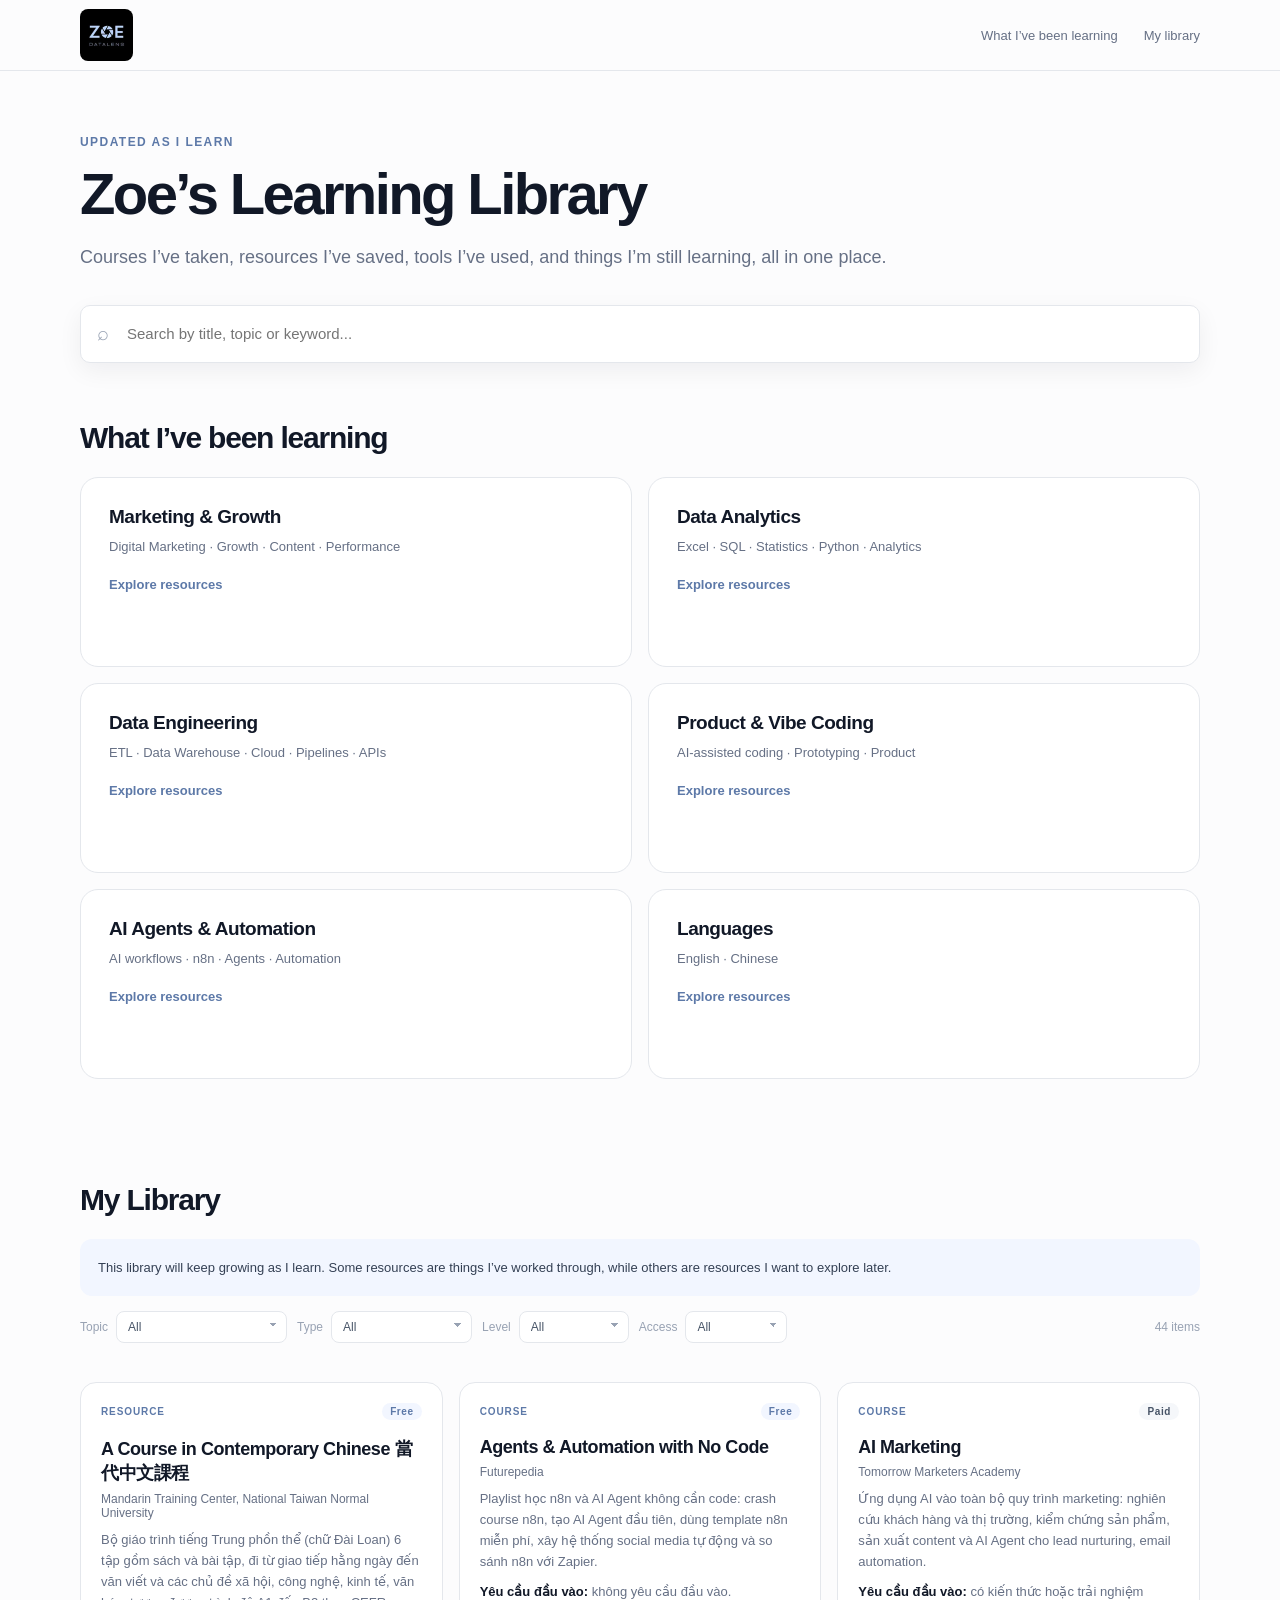
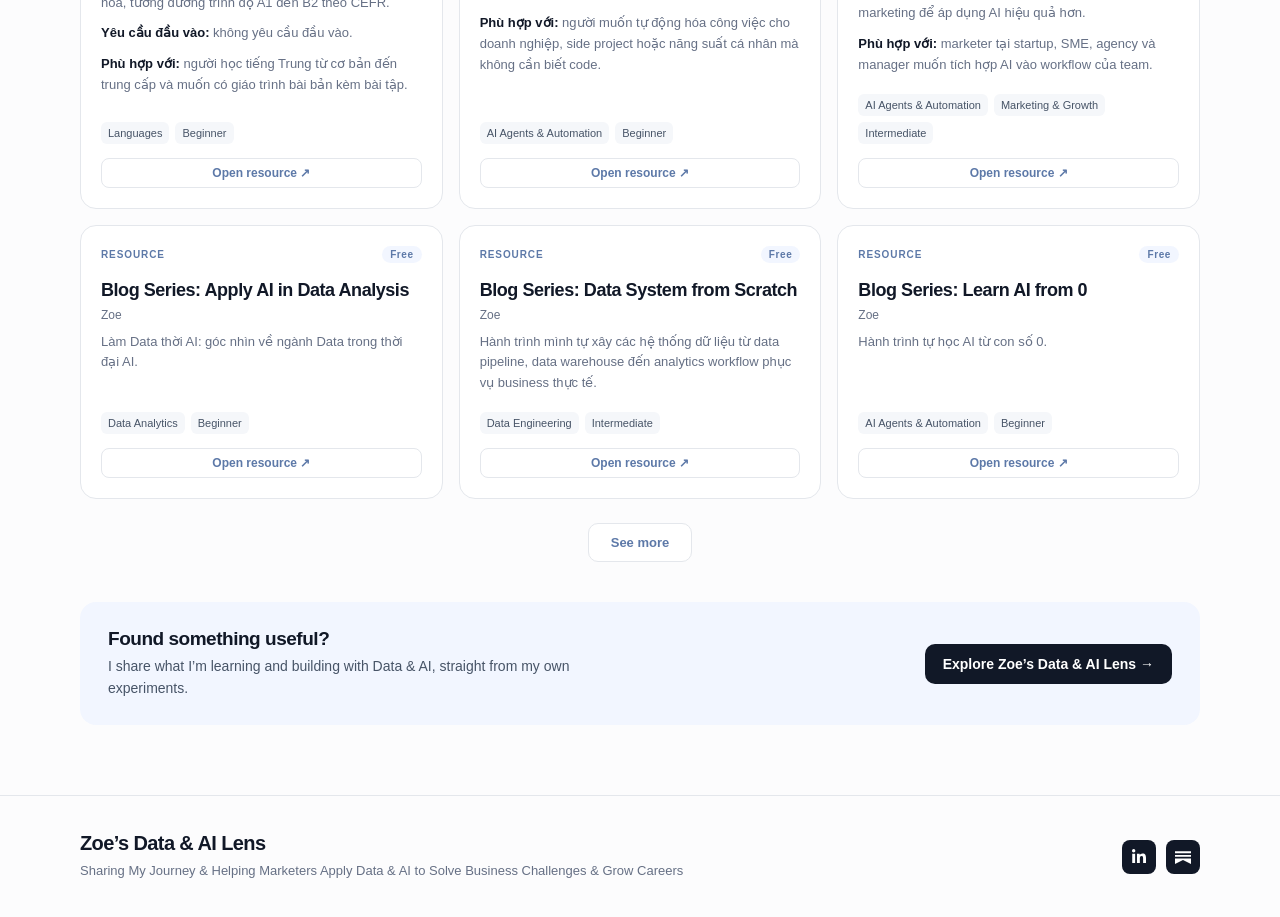
<file: index.html>
<!DOCTYPE html>
<html lang="en">
<head>
<meta charset="UTF-8">
<meta name="viewport" content="width=device-width, initial-scale=1.0">
<title>Zoe's Learning Library | Data &amp; AI Library and Resources</title>
<meta name="description" content="Zoe's Learning Library, a Data &amp; AI library of courses, resources and tools for data analytics, marketing and AI automation, curated by Hoàng Cẩm Tú (Zoe).">
<link rel="canonical" href="https://tuhoang3112.github.io/zoe-learning-library/">
<meta property="og:type" content="website">
<meta property="og:site_name" content="Zoe's Learning Library">
<meta property="og:title" content="Zoe's Learning Library | Data &amp; AI Library and Resources">
<meta property="og:description" content="Courses, resources and tools for data analytics, marketing and AI automation, curated by Zoe's Data &amp; AI Lens.">
<meta property="og:url" content="https://tuhoang3112.github.io/zoe-learning-library/">
<meta property="og:image" content="https://tuhoang3112.github.io/zoe-learning-library/assets/images/logo.jpg">
<meta name="twitter:card" content="summary">
<meta name="twitter:title" content="Zoe's Learning Library">
<meta name="twitter:description" content="Courses, resources and tools for data analytics, marketing and AI automation.">
<meta name="twitter:image" content="https://tuhoang3112.github.io/zoe-learning-library/assets/images/logo.jpg">
<!-- Search Console verification: replace GOOGLE_VERIFICATION_TOKEN with the real token (see docs/seo.md) -->
<meta name="google-site-verification" content="GOOGLE_VERIFICATION_TOKEN">
<!-- Structured data: WebSite + Person. The resource ItemList is generated by scripts/build-seo.mjs -->
<script type="application/ld+json">
{
  "@context": "https://schema.org",
  "@graph": [
    {
      "@type": "WebSite",
      "@id": "https://tuhoang3112.github.io/zoe-learning-library/#website",
      "url": "https://tuhoang3112.github.io/zoe-learning-library/",
      "name": "Zoe’s Learning Library",
      "alternateName": [
        "Zoe's Learning Library",
        "Zoe Learning Library",
        "Zoe's Data & AI Library",
        "Data & AI Library",
        "Zoe's Data & AI Resources"
      ],
      "description": "Courses, resources and tools for data analytics, marketing and AI automation, curated by Zoe's Data & AI Lens.",
      "inLanguage": [
        "en",
        "vi"
      ],
      "publisher": {
        "@id": "https://tuhoang3112.github.io/zoe-learning-library/#person"
      }
    },
    {
      "@type": "Person",
      "@id": "https://tuhoang3112.github.io/zoe-learning-library/#person",
      "name": "Hoàng Cẩm Tú",
      "alternateName": "Zoe",
      "url": "https://zoedatalens.substack.com/",
      "image": "https://tuhoang3112.github.io/zoe-learning-library/assets/images/logo.jpg",
      "jobTitle": "Data & AI content creator",
      "sameAs": [
        "https://zoedatalens.substack.com/",
        "https://www.linkedin.com/in/tuhoang-zoe/",
        "https://github.com/tuhoang3112"
      ]
    }
  ]
}
</script>
<!-- ItemList:start -->
<script type="application/ld+json">
{
  "@context": "https://schema.org",
  "@type": "ItemList",
  "name": "Zoe’s Learning Library resources",
  "numberOfItems": 44,
  "itemListElement": [
    {
      "@type": "ListItem",
      "position": 1,
      "name": "A Course in Contemporary Chinese 當代中文課程",
      "url": "https://drive.google.com/drive/folders/1Mva3ObdltW3MZRrwfRPSyg3_mJzyeqw7"
    },
    {
      "@type": "ListItem",
      "position": 2,
      "name": "Agents & Automation with No Code",
      "url": "https://www.youtube.com/playlist?list=PLXMuq8RQj16bGvBccTrGD2WeDeE4SM4wy"
    },
    {
      "@type": "ListItem",
      "position": 3,
      "name": "AI Marketing",
      "url": "https://www.tomorrowmarketers.org/ai-marketing-course?utm_source=learning-library&utm_medium=service&utm_campaign=hct"
    },
    {
      "@type": "ListItem",
      "position": 4,
      "name": "Blog Series: Apply AI in Data Analysis",
      "url": "https://zoedatalens.substack.com/t/vao-nganh-data-thoi-ai"
    },
    {
      "@type": "ListItem",
      "position": 5,
      "name": "Blog Series: Data System from Scratch",
      "url": "https://zoedatalens.substack.com/t/data-systems-from-scratch"
    },
    {
      "@type": "ListItem",
      "position": 6,
      "name": "Blog Series: Learn AI from 0",
      "url": "https://zoedatalens.substack.com/t/series-learn-ai-from-0"
    },
    {
      "@type": "ListItem",
      "position": 7,
      "name": "Blog Series: Marketing Analytics Cases",
      "url": "https://zoedatalens.substack.com/t/marketing-analytics"
    },
    {
      "@type": "ListItem",
      "position": 8,
      "name": "Blog Series: n8n Automation",
      "url": "https://zoedatalens.substack.com/t/n8n-automation-and-ai-agent"
    },
    {
      "@type": "ListItem",
      "position": 9,
      "name": "Blog Series: Vibe Code 101",
      "url": "https://zoedatalens.substack.com/t/vibe-code"
    },
    {
      "@type": "ListItem",
      "position": 10,
      "name": "Content Marketing",
      "url": "https://www.tomorrowmarketers.org/content-marketing-course?utm_source=learning-library&utm_medium=service&utm_campaign=hct"
    },
    {
      "@type": "ListItem",
      "position": 11,
      "name": "Content Marketing Claude Skills",
      "url": "https://buymeacoffee.com/zoedatalensai/e/575413"
    },
    {
      "@type": "ListItem",
      "position": 12,
      "name": "DA Course Thầy Long",
      "url": "https://www.youtube.com/watch?v=SYK7Pwoqqbk&list=PLrzJINwMC6181b_szP4jBlRKwvpblKC-K&index=19"
    },
    {
      "@type": "ListItem",
      "position": 13,
      "name": "Data Resource Packs - FREE Essential Data Metrics & Reporting Guide",
      "url": "https://www.tomorrowmarketers.org/data-resource-packs?utm_source=learning-library&utm_medium=service&utm_campaign=hct"
    },
    {
      "@type": "ListItem",
      "position": 14,
      "name": "Data Visualization decision tree",
      "url": "https://www.data-to-viz.com/"
    },
    {
      "@type": "ListItem",
      "position": 15,
      "name": "Database Systems with SQL",
      "url": "https://www.tomorrowmarketers.org/data-foundation-course-01?utm_source=learning-library&utm_medium=service&utm_campaign=hct"
    },
    {
      "@type": "ListItem",
      "position": 16,
      "name": "DE Course Thầy Long",
      "url": "https://calico-citron-6c3.notion.site/L-p-DE-th-y-Long-68bbd0074ba842d889513da3feb4d02d"
    },
    {
      "@type": "ListItem",
      "position": 17,
      "name": "Digital Marketing",
      "url": "https://www.tomorrowmarketers.org/digital-planning?utm_source=learning-library&utm_medium=service&utm_campaign=hct"
    },
    {
      "@type": "ListItem",
      "position": 18,
      "name": "Digital Marketing Roadmap",
      "url": "https://www.tomorrowmarketers.org/digital-marketing-roadmap?utm_source=learning-library&utm_medium=service&utm_campaign=hct"
    },
    {
      "@type": "ListItem",
      "position": 19,
      "name": "Ebook Data Visualization",
      "url": "https://ebook.tomorrowmarketers.org/ebook-data-visualization-01?utm_source=learning-library&utm_medium=service&utm_campaign=hct"
    },
    {
      "@type": "ListItem",
      "position": 20,
      "name": "Ebook E-Commerce KPIs",
      "url": "https://assets.website-files.com/60a6b551be6130e4e5b19b98/618c437ab746552f0e0ca105_Pilot%20-%20The%20Comprehensive%20Guide%20to%20E-Commerce%20KPIs.pdf"
    },
    {
      "@type": "ListItem",
      "position": 21,
      "name": "Ebook Introduction to Inbound Marketing Metrics",
      "url": "https://ebook.tomorrowmarketers.org/introduction-inbound-marketing-metrics?utm_source=learning-library&utm_medium=service&utm_campaign=hct"
    },
    {
      "@type": "ListItem",
      "position": 22,
      "name": "Excel for Data Analytics",
      "url": "https://www.tomorrowmarketers.org/data-visualization-course?utm_source=learning-library&utm_medium=service&utm_campaign=hct"
    },
    {
      "@type": "ListItem",
      "position": 23,
      "name": "Generative & Agentic AI",
      "url": "https://www.tomorrowmarketers.org/generative-ai?utm_source=learning-library&utm_medium=service&utm_campaign=hct"
    },
    {
      "@type": "ListItem",
      "position": 24,
      "name": "Lazada Sale Report",
      "url": "https://docs.google.com/spreadsheets/d/1Cg9K71uH88_w0003Od7ux0tC1Dm5Mh0nc6SQkbAJjgs/edit?gid=940608137#gid=940608137"
    },
    {
      "@type": "ListItem",
      "position": 25,
      "name": "Lập trình Python cơ bản",
      "url": "https://howkteam.vn/course/lap-trinh-python-co-ban-37"
    },
    {
      "@type": "ListItem",
      "position": 26,
      "name": "Marketing Foundation",
      "url": "https://www.tomorrowmarketers.org/marketing-foundation-course/?utm_source=learning-library&utm_medium=service&utm_campaign=hct"
    },
    {
      "@type": "ListItem",
      "position": 27,
      "name": "Mindmap tổng hợp kiến thức cho Data Analyst",
      "url": "https://roadmap.sh/data-analyst"
    },
    {
      "@type": "ListItem",
      "position": 28,
      "name": "n8n Workflow | 4 Automation Templates",
      "url": "https://buymeacoffee.com/zoedatalensai/e/575408"
    },
    {
      "@type": "ListItem",
      "position": 29,
      "name": "Performance Marketing",
      "url": "https://www.tomorrowmarketers.org/digital-performance-course?utm_source=learning-library&utm_medium=service&utm_campaign=hct"
    },
    {
      "@type": "ListItem",
      "position": 30,
      "name": "Personal Finance Tracker | Dashboard + Google Sheet",
      "url": "https://buymeacoffee.com/zoedatalensai/e/575395"
    },
    {
      "@type": "ListItem",
      "position": 31,
      "name": "PL-300 Microsoft Power BI Data Analyst",
      "url": "https://datapot.edu.vn/khoa-hoc/pl-300-microsoft-power-bi-data-analyst"
    },
    {
      "@type": "ListItem",
      "position": 32,
      "name": "Power BI for Data Analytics",
      "url": "https://www.tomorrowmarketers.org/data-analysis-course?utm_source=learning-library&utm_medium=service&utm_campaign=hct"
    },
    {
      "@type": "ListItem",
      "position": 33,
      "name": "Product Builder 101",
      "url": "https://the1ight.com/product/buildyour1stproduct/"
    },
    {
      "@type": "ListItem",
      "position": 34,
      "name": "Product Builder 201",
      "url": "https://the1ight.com/product/vibe_coding_advance/"
    },
    {
      "@type": "ListItem",
      "position": 35,
      "name": "SQL for Data Analytics",
      "url": "https://madzynguyen.com/product/apply-sql-for-data-analytics/"
    },
    {
      "@type": "ListItem",
      "position": 36,
      "name": "The LinkedIn Growth Playbook for 2025",
      "url": "https://www.youtube.com/watch?v=dZWYh0l-ysc"
    },
    {
      "@type": "ListItem",
      "position": 37,
      "name": "Tiffany – TTP Sales (SQL Test)",
      "url": "https://zoedatalens.substack.com/p/sql-query-segmentation-sales-analytics"
    },
    {
      "@type": "ListItem",
      "position": 38,
      "name": "TỔNG HỢP 100+ MẪU DASHBOARDS EXCEL",
      "url": "https://www.template.net/dashboard/excel"
    },
    {
      "@type": "ListItem",
      "position": 39,
      "name": "TỔNG HỢP 100+ MẪU DASHBOARDS/REPORTS POWER BI",
      "url": "https://dapper-handle-983.notion.site/119859d14c388032b671dc939a7fc7b1?v=119859d14c3881c4b541000c0238bc7c"
    },
    {
      "@type": "ListItem",
      "position": 40,
      "name": "Tổng hợp Ebook Statistics, Visualization & Storytelling, Soft Skills, Domain Knowledge",
      "url": "https://drive.google.com/drive/folders/1fFS40Uwn6Cyy12Fzt-vsLf1L0Bmw_ZJ-"
    },
    {
      "@type": "ListItem",
      "position": 41,
      "name": "Tổng hợp kênh Youtube học Data",
      "url": "https://zoedatalens.substack.com/p/tong-hop-kenh-youtube-hoc-data"
    },
    {
      "@type": "ListItem",
      "position": 42,
      "name": "Tổng hợp Marketing Dashboard template",
      "url": "https://www.coupler.io/dashboard-examples"
    },
    {
      "@type": "ListItem",
      "position": 43,
      "name": "Trang web giúp ôn thi PL300 từ chính chủ Microsoft",
      "url": "https://learn.microsoft.com/en-us/credentials/certifications/data-analyst-associate/?practice-assessment-type=certification"
    },
    {
      "@type": "ListItem",
      "position": 44,
      "name": "Video Series: Power BI Dành Cho Người Mới Bắt Đầu",
      "url": "https://www.youtube.com/playlist?list=PLEV18nPgYHDeOboLyqYgCs0K1tl5kTfFq"
    }
  ]
}
</script>
<!-- ItemList:end -->
<link rel="icon" href="assets/images/logo.jpg">
<link rel="stylesheet" href="css/styles.css">

<!-- Google Tag Manager -->
<script>(function(w,d,s,l,i){w[l]=w[l]||[];w[l].push({'gtm.start':
new Date().getTime(),event:'gtm.js'});var f=d.getElementsByTagName(s)[0],
j=d.createElement(s),dl=l!='dataLayer'?'&l='+l:'';j.async=true;j.src=
'https://www.googletagmanager.com/gtm.js?id='+i+dl;f.parentNode.insertBefore(j,f);
})(window,document,'script','dataLayer','GTM-M8CHLXMT');</script>
<!-- End Google Tag Manager -->
</head>
<body>
<!-- Google Tag Manager (noscript) -->
<noscript><iframe src="https://www.googletagmanager.com/ns.html?id=GTM-M8CHLXMT"
height="0" width="0" style="display:none;visibility:hidden"></iframe></noscript>
<!-- End Google Tag Manager (noscript) -->

<header>
  <div class="wrap nav">
    <a class="brand" href="https://zoedatalens.substack.com/" target="_blank" rel="noopener noreferrer" data-cta-location="header"><img class="brand-logo-full" src="assets/images/logo.jpg" alt="Zoe’s Data &amp; AI Lens" width="207" height="207"></a>
    <nav class="navlinks" aria-label="Main">
      <a href="#learning">What I’ve been learning</a>
      <a href="#library">My library</a>
    </nav>
  </div>
</header>

<main>
  <section class="hero">
    <div class="wrap">
      <div class="eyebrow">Updated as I learn</div>
      <h1>Zoe’s Learning Library</h1>
      <p class="hero-copy">
        Courses I’ve taken, resources I’ve saved, tools I’ve used, and things I’m still learning,
        all in one place.
      </p>
      <form class="library-search hero-search" id="searchForm" role="search">
        <div class="searchbox">
          <span class="searchicon" aria-hidden="true">⌕</span>
          <label class="sr-only" for="search">Search the library</label>
          <input id="search" type="search" placeholder="Search by title, topic or keyword..." autocomplete="off">
        </div>
      </form>

    </div>
  </section>

  <section id="learning" aria-labelledby="learning-title">
    <div class="wrap">
      <div class="section-head">
        <h2 class="section-title" id="learning-title">What I’ve been learning</h2>
      </div>
      <div class="category-grid" id="categoryGrid"></div>
    </div>
  </section>

  <section id="library" aria-labelledby="library-title">
    <div class="wrap">
      <div class="section-head">
        <h2 class="section-title" id="library-title">My Library</h2>
      </div>

      <div class="note">This library will keep growing as I learn. Some resources are things I’ve worked through, while others are resources I want to explore later.</div>

      <div class="toolbar">
        <div class="filters">
          <div class="filter-group">
            <label for="topicFilter">Topic</label>
            <select class="filter-select" id="topicFilter"><option value="All">All</option></select>
          </div>
          <div class="filter-group">
            <label for="typeFilter">Type</label>
            <select class="filter-select" id="typeFilter"><option value="All">All</option></select>
          </div>
          <div class="filter-group">
            <label for="levelFilter">Level</label>
            <select class="filter-select" id="levelFilter"><option value="All">All</option></select>
          </div>
          <div class="filter-group">
            <label for="accessFilter">Access</label>
            <select class="filter-select" id="accessFilter"><option value="All">All</option></select>
          </div>
        </div>
        <div class="count" id="count" role="status" aria-live="polite">0 items</div>
      </div>

      <div class="library" id="libraryGrid"></div>
      <div class="empty" id="empty">No resources found.</div>
      <div class="see-more-wrap"><button type="button" class="see-more" id="seeMore">See more</button></div>

      <div class="cta">
        <div>
          <div class="cta-title">Found something useful?</div>
          <p class="cta-sub">I share what I’m learning and building with Data &amp; AI, straight from my own experiments.</p>
        </div>
        <a class="btn" href="https://zoedatalens.substack.com/" target="_blank" rel="noopener noreferrer" data-cta-location="banner">Explore Zoe’s Data &amp; AI Lens →</a>
      </div>
    </div>
  </section>
</main>

<footer>
  <div class="wrap footer-inner">
    <div class="footer-text">
      <div class="footer-title">Zoe’s Data &amp; AI Lens</div>
      <div class="footer-tagline">Sharing My Journey &amp; Helping Marketers Apply Data &amp; AI to Solve Business Challenges &amp; Grow Careers</div>
    </div>
    <div class="footer-social">
      <a class="social-icon" href="https://www.linkedin.com/in/tuhoang-zoe/" target="_blank" rel="noopener noreferrer" aria-label="LinkedIn">
        <svg viewBox="0 0 448 512" aria-hidden="true"><path fill="currentColor" d="M100.28 448H7.4V148.9h92.88zM53.79 108.1C24.09 108.1 0 83.5 0 53.8a53.79 53.79 0 0 1 107.58 0c0 29.7-24.1 54.3-53.79 54.3zM447.9 448h-92.68V302.4c0-34.7-.7-79.2-48.29-79.2-48.29 0-55.69 37.7-55.69 76.7V448h-92.78V148.9h89.08v40.8h1.3c12.4-23.5 42.69-48.3 87.88-48.3 94 0 111.28 61.9 111.28 142.3V448z"/></svg>
      </a>
      <a class="social-icon" href="https://zoedatalens.substack.com/" target="_blank" rel="noopener noreferrer" aria-label="Substack" data-cta-location="footer">
        <svg viewBox="0 0 24 24" aria-hidden="true"><path fill="currentColor" d="M0 3.527h23.995v2.795H0V3.527zM0 8.848h23.995v2.795H0V8.848zM0 14.169v8.303L11.997 16.6 24 22.472v-8.303H0z"/></svg>
      </a>
    </div>
  </div>
</footer>

<script src="js/config.js"></script>
<script src="js/analytics.js"></script>
<script src="js/search.js"></script>
<script src="js/filters.js"></script>
<script src="js/app.js"></script>
</body>
</html>
</file>
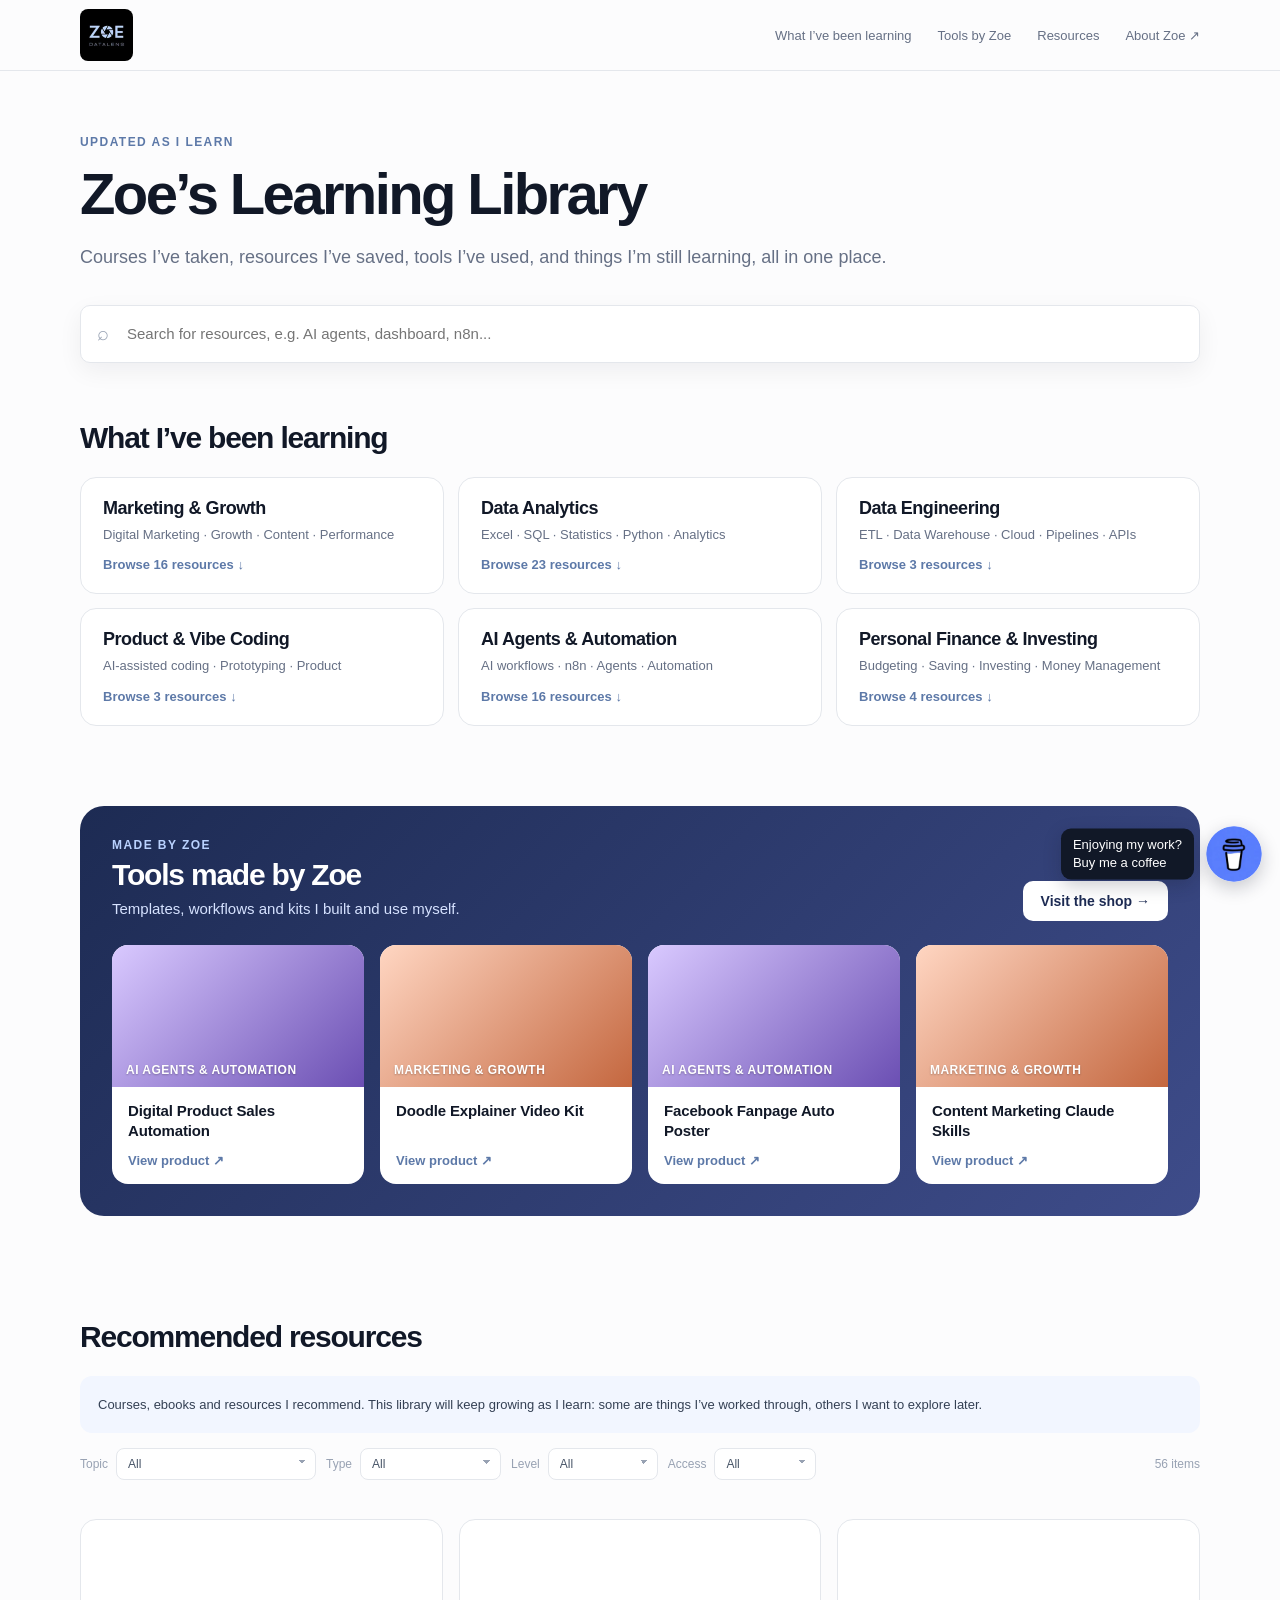
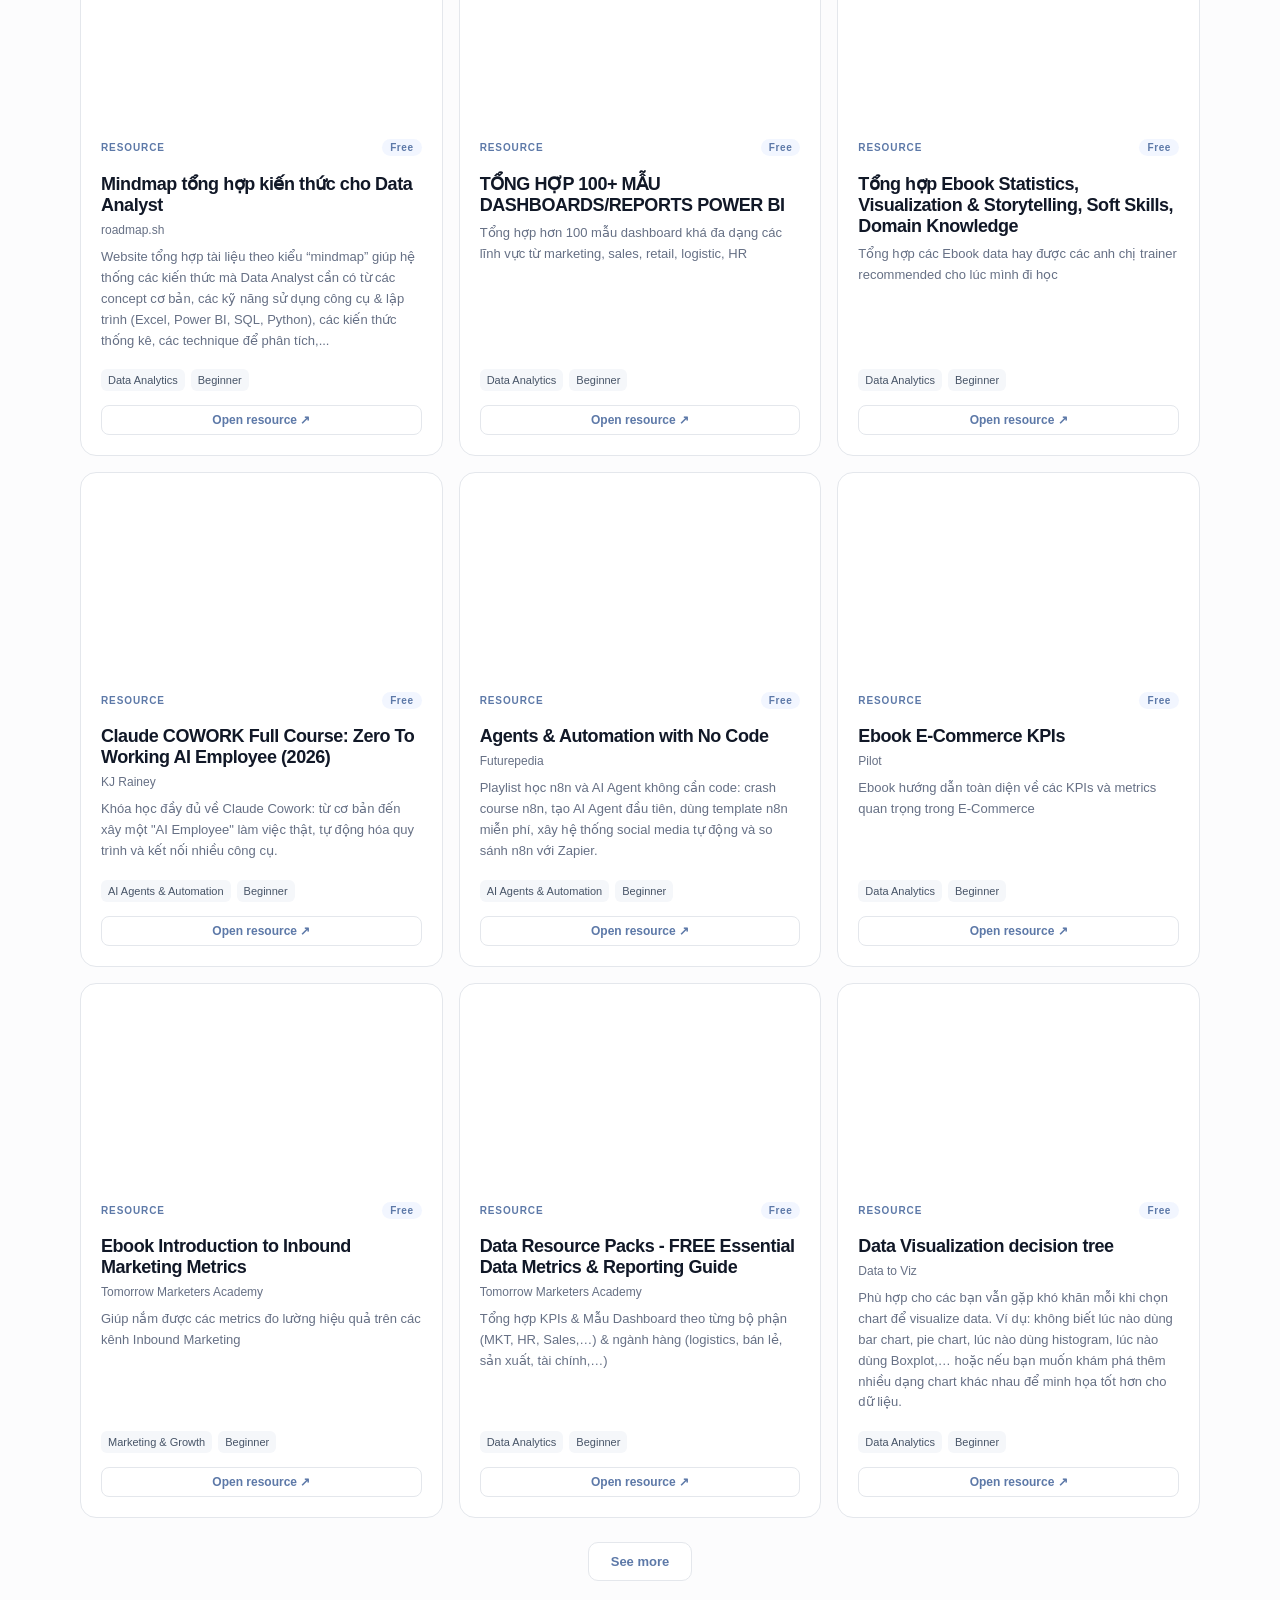
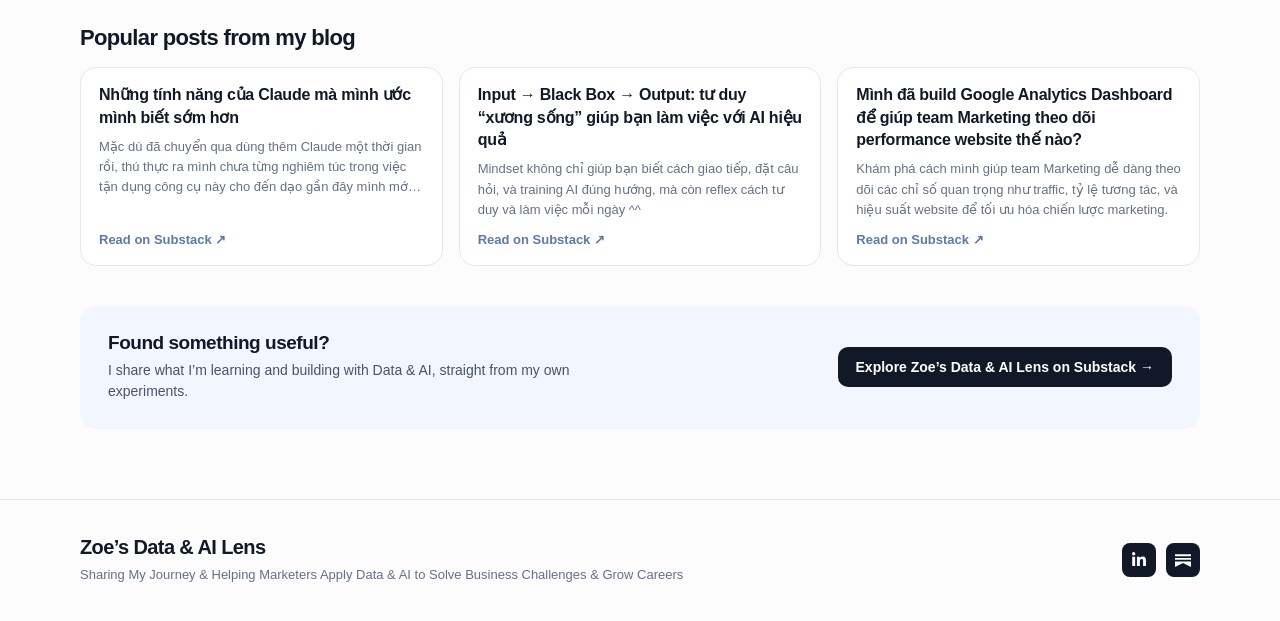
<file: landing-page/index.html>
<!DOCTYPE html>
<html lang="en">
<head>
<meta charset="UTF-8">
<meta name="viewport" content="width=device-width, initial-scale=1.0">
<title>Zoe's Learning Library | Data &amp; AI Library and Resources</title>
<meta name="description" content="Zoe's Learning Library, a Data &amp; AI library of courses, resources and tools for data analytics, marketing and AI automation, curated by Hoàng Cẩm Tú (Zoe).">
<link rel="canonical" href="https://tuhoang3112.github.io/zoe-learning-library/">
<meta property="og:type" content="website">
<meta property="og:site_name" content="Zoe's Learning Library">
<meta property="og:title" content="Zoe's Learning Library | Data &amp; AI Library and Resources">
<meta property="og:description" content="Courses, resources and tools for data analytics, marketing and AI automation, curated by Zoe's Data &amp; AI Lens.">
<meta property="og:url" content="https://tuhoang3112.github.io/zoe-learning-library/">
<meta property="og:image" content="https://tuhoang3112.github.io/zoe-learning-library/assets/images/logo.jpg">
<meta name="twitter:card" content="summary">
<meta name="twitter:title" content="Zoe's Learning Library">
<meta name="twitter:description" content="Courses, resources and tools for data analytics, marketing and AI automation.">
<meta name="twitter:image" content="https://tuhoang3112.github.io/zoe-learning-library/assets/images/logo.jpg">
<!-- Structured data: WebSite + Person. The resource ItemList is generated by scripts/build-seo.mjs -->
<script type="application/ld+json">
{
  "@context": "https://schema.org",
  "@graph": [
    {
      "@type": "WebSite",
      "@id": "https://tuhoang3112.github.io/zoe-learning-library/#website",
      "url": "https://tuhoang3112.github.io/zoe-learning-library/",
      "name": "Zoe’s Learning Library",
      "alternateName": [
        "Zoe's Learning Library",
        "Zoe Learning Library",
        "Zoe's Data & AI Library",
        "Data & AI Library",
        "Zoe's Data & AI Resources"
      ],
      "description": "Courses, resources and tools for data analytics, marketing and AI automation, curated by Zoe's Data & AI Lens.",
      "inLanguage": [
        "en",
        "vi"
      ],
      "publisher": {
        "@id": "https://tuhoang3112.github.io/zoe-learning-library/#person"
      }
    },
    {
      "@type": "Person",
      "@id": "https://tuhoang3112.github.io/zoe-learning-library/#person",
      "name": "Hoàng Cẩm Tú",
      "alternateName": "Zoe",
      "url": "https://zoedatalens.substack.com/",
      "image": "https://tuhoang3112.github.io/zoe-learning-library/assets/images/logo.jpg",
      "jobTitle": "Data & AI content creator",
      "sameAs": [
        "https://zoedatalens.substack.com/",
        "https://www.linkedin.com/in/tuhoang-zoe/",
        "https://github.com/tuhoang3112"
      ]
    }
  ]
}
</script>
<!-- ItemList:start -->
<script type="application/ld+json">
{
  "@context": "https://schema.org",
  "@type": "ItemList",
  "name": "Zoe’s Learning Library resources",
  "numberOfItems": 55,
  "itemListElement": [
    {
      "@type": "ListItem",
      "position": 1,
      "name": "Agents & Automation with No Code",
      "url": "https://www.youtube.com/playlist?list=PLXMuq8RQj16bGvBccTrGD2WeDeE4SM4wy"
    },
    {
      "@type": "ListItem",
      "position": 2,
      "name": "AI Marketing",
      "url": "https://www.tomorrowmarketers.org/ai-marketing-course?utm_source=referral&utm_medium=service&utm_campaign=hct&utm_content=learning-library-tm-ai-marketing"
    },
    {
      "@type": "ListItem",
      "position": 3,
      "name": "Blog Series: Apply AI in Data Analysis",
      "url": "https://zoedatalens.substack.com/t/vao-nganh-data-thoi-ai"
    },
    {
      "@type": "ListItem",
      "position": 4,
      "name": "Build an End-to-End Marketing Analytics System",
      "url": "https://zoedatalens.substack.com/t/data-systems-from-scratch"
    },
    {
      "@type": "ListItem",
      "position": 5,
      "name": "Blog Series: Learn AI from 0",
      "url": "https://zoedatalens.substack.com/t/series-learn-ai-from-0"
    },
    {
      "@type": "ListItem",
      "position": 6,
      "name": "Blog Series: Marketing Analytics Cases",
      "url": "https://zoedatalens.substack.com/t/marketing-analytics"
    },
    {
      "@type": "ListItem",
      "position": 7,
      "name": "Blog Series: n8n Automation",
      "url": "https://zoedatalens.substack.com/t/n8n-automation-and-ai-agent"
    },
    {
      "@type": "ListItem",
      "position": 8,
      "name": "Blog Series: Vibe Code 101",
      "url": "https://zoedatalens.substack.com/t/vibe-code"
    },
    {
      "@type": "ListItem",
      "position": 9,
      "name": "Claude Code + YouTube = $39,700/Month (No Face Required)",
      "url": "https://www.youtube.com/watch?v=hpJuB3llhbk"
    },
    {
      "@type": "ListItem",
      "position": 10,
      "name": "Claude COWORK Full Course: Zero To Working AI Employee (2026)",
      "url": "https://www.youtube.com/watch?v=C9gKWTzRukM"
    },
    {
      "@type": "ListItem",
      "position": 11,
      "name": "Content Marketing",
      "url": "https://www.tomorrowmarketers.org/content-marketing-course?utm_source=referral&utm_medium=service&utm_campaign=hct&utm_content=learning-library-tm-content-marketing"
    },
    {
      "@type": "ListItem",
      "position": 12,
      "name": "Content Marketing Claude Skills",
      "url": "https://buymeacoffee.com/zoedatalensai/e/575413"
    },
    {
      "@type": "ListItem",
      "position": 13,
      "name": "DA Course Thầy Long",
      "url": "https://www.youtube.com/watch?v=SYK7Pwoqqbk&list=PLrzJINwMC6181b_szP4jBlRKwvpblKC-K&index=19"
    },
    {
      "@type": "ListItem",
      "position": 14,
      "name": "Data Resource Packs - FREE Essential Data Metrics & Reporting Guide",
      "url": "https://www.tomorrowmarketers.org/data-resource-packs?utm_source=referral&utm_medium=service&utm_campaign=hct&utm_content=learning-library-data-resource-packs"
    },
    {
      "@type": "ListItem",
      "position": 15,
      "name": "Data Visualization decision tree",
      "url": "https://www.data-to-viz.com/"
    },
    {
      "@type": "ListItem",
      "position": 16,
      "name": "Database Systems with SQL",
      "url": "https://www.tomorrowmarketers.org/data-foundation-course-01?utm_source=referral&utm_medium=service&utm_campaign=hct&utm_content=learning-library-tm-database-systems-sql"
    },
    {
      "@type": "ListItem",
      "position": 17,
      "name": "DE Course Thầy Long",
      "url": "https://calico-citron-6c3.notion.site/L-p-DE-th-y-Long-68bbd0074ba842d889513da3feb4d02d"
    },
    {
      "@type": "ListItem",
      "position": 18,
      "name": "Digital Marketing",
      "url": "https://www.tomorrowmarketers.org/digital-planning?utm_source=referral&utm_medium=service&utm_campaign=hct&utm_content=learning-library-tm-digital-marketing"
    },
    {
      "@type": "ListItem",
      "position": 19,
      "name": "Digital Marketing Roadmap",
      "url": "https://www.tomorrowmarketers.org/digital-marketing-roadmap?utm_source=referral&utm_medium=service&utm_campaign=hct&utm_content=learning-library-digital-marketing-roadmap"
    },
    {
      "@type": "ListItem",
      "position": 20,
      "name": "Ebook Data Visualization",
      "url": "https://ebook.tomorrowmarketers.org/ebook-data-visualization-01?utm_source=referral&utm_medium=service&utm_campaign=hct&utm_content=learning-library-ebook-data-visualization"
    },
    {
      "@type": "ListItem",
      "position": 21,
      "name": "Ebook E-Commerce KPIs",
      "url": "https://assets.website-files.com/60a6b551be6130e4e5b19b98/618c437ab746552f0e0ca105_Pilot%20-%20The%20Comprehensive%20Guide%20to%20E-Commerce%20KPIs.pdf"
    },
    {
      "@type": "ListItem",
      "position": 22,
      "name": "Ebook Introduction to Inbound Marketing Metrics",
      "url": "https://ebook.tomorrowmarketers.org/introduction-inbound-marketing-metrics?utm_source=referral&utm_medium=service&utm_campaign=hct&utm_content=learning-library-ebook-inbound-marketing-metrics"
    },
    {
      "@type": "ListItem",
      "position": 23,
      "name": "Excel for Data Analytics",
      "url": "https://www.tomorrowmarketers.org/data-visualization-course?utm_source=referral&utm_medium=service&utm_campaign=hct&utm_content=learning-library-tm-data-visualization-excel"
    },
    {
      "@type": "ListItem",
      "position": 24,
      "name": "Generative & Agentic AI",
      "url": "https://www.tomorrowmarketers.org/generative-ai?utm_source=referral&utm_medium=service&utm_campaign=hct&utm_content=learning-library-tm-generative-agentic-ai"
    },
    {
      "@type": "ListItem",
      "position": 25,
      "name": "Lazada Sale Report",
      "url": "https://docs.google.com/spreadsheets/d/1Cg9K71uH88_w0003Od7ux0tC1Dm5Mh0nc6SQkbAJjgs/edit?gid=940608137#gid=940608137"
    },
    {
      "@type": "ListItem",
      "position": 26,
      "name": "Lập trình Python cơ bản",
      "url": "https://howkteam.vn/course/lap-trinh-python-co-ban-37"
    },
    {
      "@type": "ListItem",
      "position": 27,
      "name": "Marketing Foundation",
      "url": "https://www.tomorrowmarketers.org/marketing-foundation-course/?utm_source=referral&utm_medium=service&utm_campaign=hct&utm_content=learning-library-tm-marketing-foundation"
    },
    {
      "@type": "ListItem",
      "position": 28,
      "name": "Mindmap tổng hợp kiến thức cho Data Analyst",
      "url": "https://roadmap.sh/data-analyst"
    },
    {
      "@type": "ListItem",
      "position": 29,
      "name": "Facebook Fanpage Auto Poster (Auto Write & Post to Facebook) | n8n + Google Sheet",
      "url": "https://buymeacoffee.com/zoedatalensai/e/575408"
    },
    {
      "@type": "ListItem",
      "position": 30,
      "name": "Performance Marketing",
      "url": "https://www.tomorrowmarketers.org/digital-performance-course?utm_source=referral&utm_medium=service&utm_campaign=hct&utm_content=learning-library-tm-performance-marketing"
    },
    {
      "@type": "ListItem",
      "position": 31,
      "name": "Personal Finance Tracker | Dashboard + Google Sheet",
      "url": "https://buymeacoffee.com/zoedatalensai/e/575395"
    },
    {
      "@type": "ListItem",
      "position": 32,
      "name": "PL-300 Microsoft Power BI Data Analyst",
      "url": "https://datapot.edu.vn/khoa-hoc/pl-300-microsoft-power-bi-data-analyst"
    },
    {
      "@type": "ListItem",
      "position": 33,
      "name": "Power BI for Data Analytics",
      "url": "https://www.tomorrowmarketers.org/data-analysis-course?utm_source=referral&utm_medium=service&utm_campaign=hct&utm_content=learning-library-tm-data-analysis"
    },
    {
      "@type": "ListItem",
      "position": 34,
      "name": "Product Builder 101",
      "url": "https://the1ight.com/product/buildyour1stproduct/"
    },
    {
      "@type": "ListItem",
      "position": 35,
      "name": "Product Builder 201",
      "url": "https://the1ight.com/product/vibe_coding_advance/"
    },
    {
      "@type": "ListItem",
      "position": 36,
      "name": "SQL for Data Analytics",
      "url": "https://madzynguyen.com/product/apply-sql-for-data-analytics/"
    },
    {
      "@type": "ListItem",
      "position": 37,
      "name": "Tài liệu Digital - Tien Quoc Nguyen",
      "url": "https://drive.google.com/drive/folders/1PwEI3g-leZIFviayvhHAemamIKJAz5jl?usp=sharing"
    },
    {
      "@type": "ListItem",
      "position": 38,
      "name": "The LinkedIn Growth Playbook for 2025",
      "url": "https://www.youtube.com/watch?v=dZWYh0l-ysc"
    },
    {
      "@type": "ListItem",
      "position": 39,
      "name": "Tiffany – TTP Sales (SQL Test)",
      "url": "https://zoedatalens.substack.com/p/sql-query-segmentation-sales-analytics"
    },
    {
      "@type": "ListItem",
      "position": 40,
      "name": "TỔNG HỢP 100+ MẪU DASHBOARDS EXCEL",
      "url": "https://www.template.net/dashboard/excel"
    },
    {
      "@type": "ListItem",
      "position": 41,
      "name": "TỔNG HỢP 100+ MẪU DASHBOARDS/REPORTS POWER BI",
      "url": "https://dapper-handle-983.notion.site/119859d14c388032b671dc939a7fc7b1?v=119859d14c3881c4b541000c0238bc7c"
    },
    {
      "@type": "ListItem",
      "position": 42,
      "name": "Tổng hợp Ebook Statistics, Visualization & Storytelling, Soft Skills, Domain Knowledge",
      "url": "https://drive.google.com/drive/folders/1fFS40Uwn6Cyy12Fzt-vsLf1L0Bmw_ZJ-"
    },
    {
      "@type": "ListItem",
      "position": 43,
      "name": "Tổng hợp kênh Youtube học Data",
      "url": "https://zoedatalens.substack.com/p/tong-hop-kenh-youtube-hoc-data"
    },
    {
      "@type": "ListItem",
      "position": 44,
      "name": "Tổng hợp Marketing Dashboard template",
      "url": "https://www.coupler.io/dashboard-examples"
    },
    {
      "@type": "ListItem",
      "position": 45,
      "name": "Trang web giúp ôn thi PL300 từ chính chủ Microsoft",
      "url": "https://learn.microsoft.com/en-us/credentials/certifications/data-analyst-associate/?practice-assessment-type=certification"
    },
    {
      "@type": "ListItem",
      "position": 46,
      "name": "Video Series: Power BI Dành Cho Người Mới Bắt Đầu",
      "url": "https://www.youtube.com/playlist?list=PLEV18nPgYHDeOboLyqYgCs0K1tl5kTfFq"
    },
    {
      "@type": "ListItem",
      "position": 47,
      "name": "YouTube Channel: Tóc Hồng Giải Mã",
      "url": "https://www.youtube.com/@zoedataai"
    },
    {
      "@type": "ListItem",
      "position": 48,
      "name": "Comparison Shorts Kit: làm video ngắn dọc giải thích và so sánh khái niệm bằng AI",
      "url": "https://buymeacoffee.com/zoedatalensai/e/582024"
    },
    {
      "@type": "ListItem",
      "position": 49,
      "name": "Doodle Explainer Video Kit: Full quy trình làm video hình vẽ tay bằng AI (Youtube + Short)",
      "url": "https://buymeacoffee.com/zoedatalensai/e/589703"
    },
    {
      "@type": "ListItem",
      "position": 50,
      "name": "AI Expense Tracker via Telegram | n8n + Google Sheet",
      "url": "https://buymeacoffee.com/zoedatalensai/e/589894"
    },
    {
      "@type": "ListItem",
      "position": 51,
      "name": "Digital Product Sales Automation (Order, Payment Check & Auto Delivery) | n8n + Google Sheet",
      "url": "https://buymeacoffee.com/zoedatalensai/e/589951"
    },
    {
      "@type": "ListItem",
      "position": 52,
      "name": "B2B LinkedIn Enrichment Engine | n8n + Google Sheet",
      "url": "https://buymeacoffee.com/zoedatalensai/e/589938"
    },
    {
      "@type": "ListItem",
      "position": 53,
      "name": "Auto Registration & Unique ID Generator | n8n + Google Sheet",
      "url": "https://buymeacoffee.com/zoedatalensai/e/589934"
    },
    {
      "@type": "ListItem",
      "position": 54,
      "name": "Hành trình tự do tài chính",
      "url": "https://www.youtube.com/playlist?list=PL1bLXQ3Ow2laRk3IFEqbDLM_l6YHNPp8W"
    },
    {
      "@type": "ListItem",
      "position": 55,
      "name": "Lộ trình đọc sách đầu tư chứng khoán",
      "url": "https://docs.google.com/document/d/1F13A81hthi7w1qwSzTBv3pOtpnTtBebuTt4XkyhlHKA/edit?tab=t.0"
    }
  ]
}
</script>
<!-- ItemList:end -->
<link rel="icon" href="assets/images/logo.jpg">
<link rel="stylesheet" href="css/styles.css?v=20261024k">

<!-- Google Tag Manager -->
<!-- GTM is skipped on localhost so local testing never reaches GA4. Add ?gtm=on to the local URL to test tracking on purpose. -->
<script>if(!/^(localhost|127\.0\.0\.1)$/.test(location.hostname)||/[?&]gtm=on/.test(location.search))(function(w,d,s,l,i){w[l]=w[l]||[];w[l].push({'gtm.start':
new Date().getTime(),event:'gtm.js'});var f=d.getElementsByTagName(s)[0],
j=d.createElement(s),dl=l!='dataLayer'?'&l='+l:'';j.async=true;j.src=
'https://www.googletagmanager.com/gtm.js?id='+i+dl;f.parentNode.insertBefore(j,f);
})(window,document,'script','dataLayer','GTM-M8CHLXMT');</script>
<!-- End Google Tag Manager -->
</head>
<body>
<!-- Google Tag Manager (noscript) -->
<noscript><iframe src="https://www.googletagmanager.com/ns.html?id=GTM-M8CHLXMT"
height="0" width="0" style="display:none;visibility:hidden"></iframe></noscript>
<!-- End Google Tag Manager (noscript) -->

<header>
  <div class="wrap nav">
    <a class="brand" href="https://zoedatalens.substack.com/" target="_blank" rel="noopener noreferrer" data-cta-location="header"><img class="brand-logo-full" src="assets/images/logo.jpg" alt="Zoe’s Data &amp; AI Lens" width="207" height="207"></a>
    <button class="menu-toggle" type="button" aria-label="Menu" aria-expanded="false" aria-controls="mainNav">
      <svg class="i-open" viewBox="0 0 24 24" width="22" height="22" aria-hidden="true"><path d="M4 7h16M4 12h16M4 17h16" fill="none" stroke="currentColor" stroke-width="2" stroke-linecap="round"/></svg>
      <svg class="i-close" viewBox="0 0 24 24" width="22" height="22" aria-hidden="true"><path d="M6 6l12 12M18 6L6 18" fill="none" stroke="currentColor" stroke-width="2" stroke-linecap="round"/></svg>
    </button>
    <nav class="navlinks" id="mainNav" aria-label="Main">
      <a href="#learning">What I’ve been learning</a>
      <a href="#tools">Tools by Zoe</a>
      <a href="#library">Resources</a>
      <a href="https://zoedatalens.substack.com/about" target="_blank" rel="noopener noreferrer" data-cta-location="about_link">About Zoe ↗</a>
    </nav>
  </div>
</header>

<main>
  <section class="hero">
    <div class="wrap">
      <div class="eyebrow">Updated as I learn</div>
      <h1>Zoe’s Learning Library</h1>
      <p class="hero-copy">
        Courses I’ve taken, resources I’ve saved, tools I’ve used, and things I’m still learning,
        all in one place.
      </p>
      <form class="library-search hero-search" id="searchForm" role="search">
        <div class="searchbox">
          <span class="searchicon" aria-hidden="true">⌕</span>
          <label class="sr-only" for="search">Search the library</label>
          <input id="search" type="search" placeholder="Search for resources, e.g. AI agents, dashboard, n8n..." autocomplete="off">
        </div>
      </form>
      <div class="search-strip" id="searchStrip" hidden aria-live="polite">
        <div class="strip-count" id="stripCount"></div>
        <div class="strip-track" id="stripTrack"></div>
        <div class="strip-more-wrap"><button type="button" class="strip-more" id="stripMore">See more resources ↓</button></div>
      </div>
    </div>
  </section>

  <section id="learning" aria-labelledby="learning-title">
    <div class="wrap">
      <div class="section-head">
        <h2 class="section-title" id="learning-title">What I’ve been learning</h2>
      </div>
      <div class="category-grid" id="categoryGrid"></div>
    </div>
  </section>

  <section id="tools" aria-labelledby="tools-title" hidden>
    <div class="wrap">
      <div class="tools-band">
        <div class="tools-head">
          <div>
            <div class="eyebrow tools-eyebrow">Made by Zoe</div>
            <h2 class="section-title tools-title" id="tools-title">Tools made by Zoe</h2>
            <p class="tools-sub">Templates, workflows and kits I built and use myself.</p>
          </div>
          <a class="btn tools-cta" id="toolsShop" href="https://buymeacoffee.com/zoedatalensai/extras" target="_blank" rel="noopener noreferrer">Visit the shop →</a>
        </div>
        <div class="tools-strip" id="toolsStrip"></div>
      </div>
    </div>
  </section>

  <section id="library" aria-labelledby="library-title">
    <div class="wrap">
      <div class="section-head">
        <h2 class="section-title" id="library-title">Recommended resources</h2>
      </div>

      <div class="note">Courses, ebooks and resources I recommend. This library will keep growing as I learn: some are things I’ve worked through, others I want to explore later.</div>

      <div class="toolbar">
        <div class="filters">
          <div class="filter-group">
            <label for="topicFilter">Topic</label>
            <select class="filter-select" id="topicFilter"><option value="All">All</option></select>
          </div>
          <div class="filter-group">
            <label for="typeFilter">Type</label>
            <select class="filter-select" id="typeFilter"><option value="All">All</option></select>
          </div>
          <div class="filter-group">
            <label for="levelFilter">Level</label>
            <select class="filter-select" id="levelFilter"><option value="All">All</option></select>
          </div>
          <div class="filter-group">
            <label for="accessFilter">Access</label>
            <select class="filter-select" id="accessFilter"><option value="All">All</option></select>
          </div>
        </div>
        <div class="count" id="count" role="status" aria-live="polite">0 items</div>
      </div>

      <div class="library" id="libraryGrid"></div>
      <div class="empty" id="empty">No resources found.</div>
      <div class="see-more-wrap"><button type="button" class="see-more" id="seeMore">See more</button></div>

      <div class="posts" id="posts" hidden>
        <h3 class="posts-title">Popular posts from my blog</h3>
        <div class="posts-grid" id="postsGrid"></div>
      </div>

      <div class="cta">
        <div>
          <div class="cta-title">Found something useful?</div>
          <p class="cta-sub">I share what I’m learning and building with Data &amp; AI, straight from my own experiments.</p>
        </div>
        <a class="btn" href="https://zoedatalens.substack.com/" target="_blank" rel="noopener noreferrer" data-cta-location="banner">Explore Zoe’s Data &amp; AI Lens on Substack →</a>
      </div>
    </div>
  </section>
</main>

<footer>
  <div class="wrap footer-inner">
    <div class="footer-text">
      <div class="footer-title">Zoe’s Data &amp; AI Lens</div>
      <div class="footer-tagline">Sharing My Journey &amp; Helping Marketers Apply Data &amp; AI to Solve Business Challenges &amp; Grow Careers</div>
    </div>
    <div class="footer-social">
      <a class="social-icon" href="https://www.linkedin.com/in/tuhoang-zoe/" target="_blank" rel="noopener noreferrer" aria-label="LinkedIn">
        <svg viewBox="0 0 448 512" aria-hidden="true"><path fill="currentColor" d="M100.28 448H7.4V148.9h92.88zM53.79 108.1C24.09 108.1 0 83.5 0 53.8a53.79 53.79 0 0 1 107.58 0c0 29.7-24.1 54.3-53.79 54.3zM447.9 448h-92.68V302.4c0-34.7-.7-79.2-48.29-79.2-48.29 0-55.69 37.7-55.69 76.7V448h-92.78V148.9h89.08v40.8h1.3c12.4-23.5 42.69-48.3 87.88-48.3 94 0 111.28 61.9 111.28 142.3V448z"/></svg>
      </a>
      <a class="social-icon" href="https://zoedatalens.substack.com/" target="_blank" rel="noopener noreferrer" aria-label="Substack" data-cta-location="footer">
        <svg viewBox="0 0 24 24" aria-hidden="true"><path fill="currentColor" d="M0 3.527h23.995v2.795H0V3.527zM0 8.848h23.995v2.795H0V8.848zM0 14.169v8.303L11.997 16.6 24 22.472v-8.303H0z"/></svg>
      </a>
    </div>
  </div>
</footer>

<a class="bmc-float" style="position:fixed;right:18px;bottom:18px;width:56px;height:56px" href="https://buymeacoffee.com/zoedatalensai" target="_blank" rel="noopener noreferrer" aria-label="Enjoying my work? Buy me a coffee" data-tip="Enjoying my work?&#10;Buy me a coffee" data-bmc-campaign="floating-button" data-bmc-content="donate-button"><img src="assets/images/bmc-button.webp" alt="" width="56" height="56"></a>

<script src="js/config.js"></script>
<script src="js/analytics.js"></script>
<script src="js/search.js?v=20261024a"></script>
<script src="js/filters.js?v=20261023r"></script>
<script src="js/app.js?v=20261024f"></script>
<script src="js/menu.js?v=20261023i"></script>
</body>
</html>
</file>
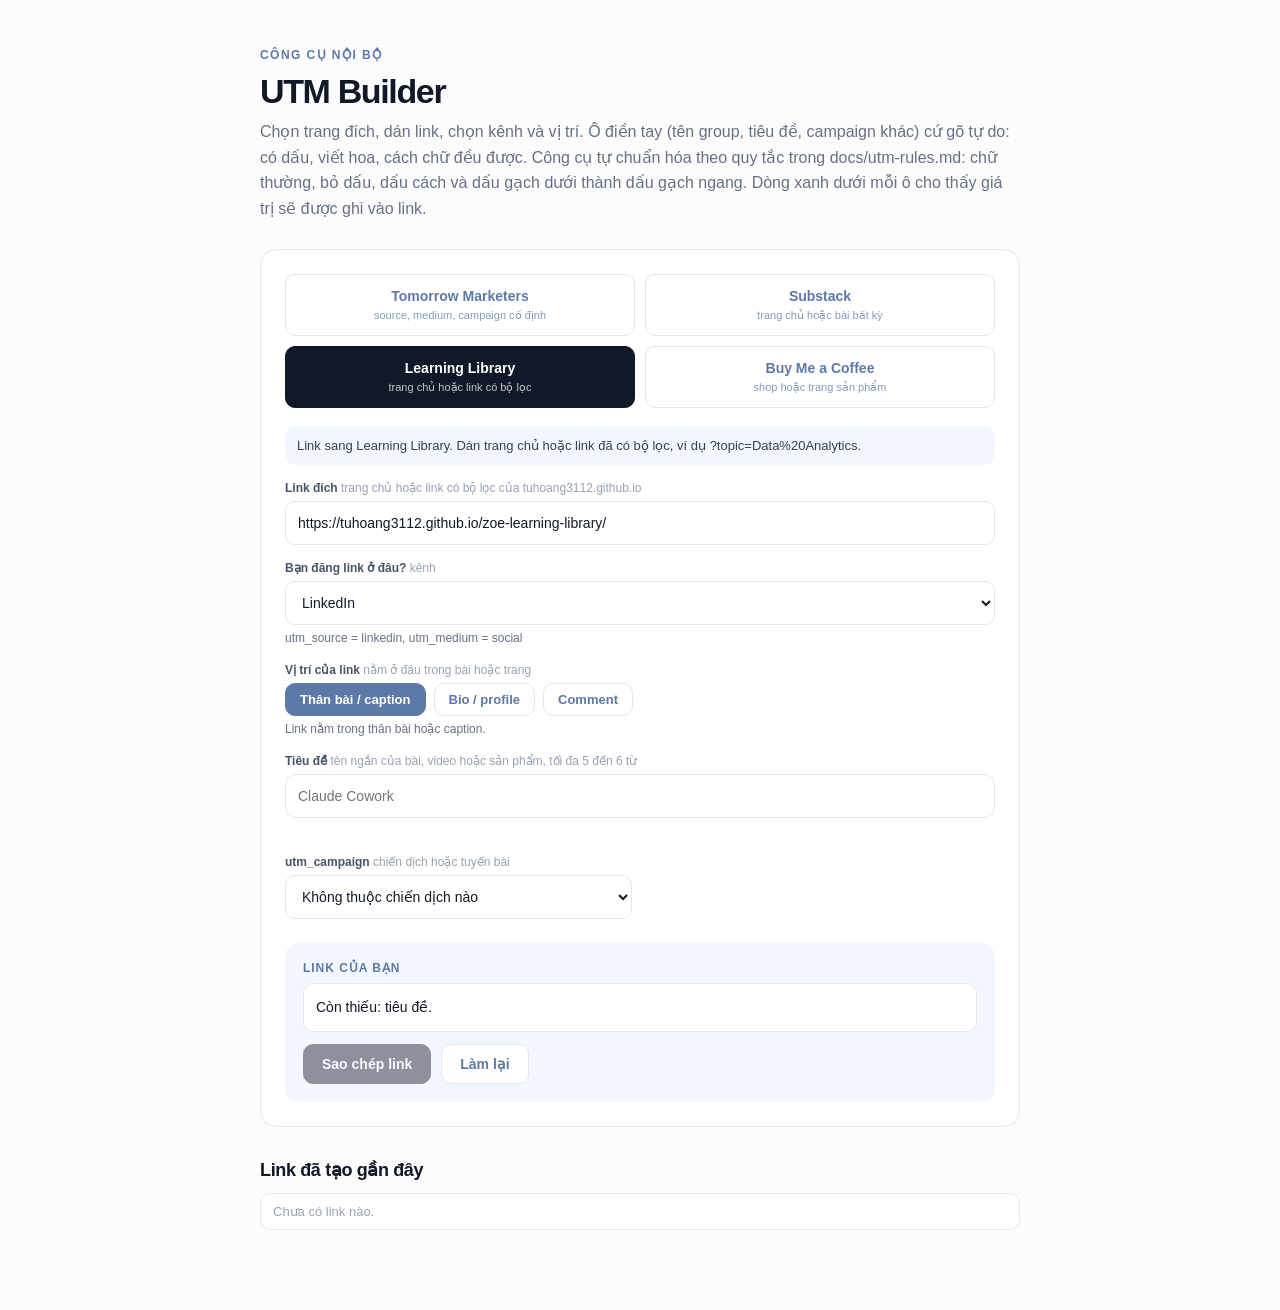
<file: tools/utm-builder.html>
<!DOCTYPE html>
<html lang="vi">
<head>
<meta charset="UTF-8">
<meta name="viewport" content="width=device-width, initial-scale=1.0">
<title>UTM Builder | Zoe</title>
<style>
  :root{
    --blue:#BAD2FF; --blue-dark:#5D79A8; --blue-light:#F2F6FF;
    --ink:#111827; --muted:#667085; --line:#E4E7EC; --paper:#FCFCFD; --warn:#B54708;
  }
  *{box-sizing:border-box}
  body{margin:0;background:var(--paper);color:var(--ink);font-family:-apple-system,BlinkMacSystemFont,"Segoe UI",Helvetica,Arial,sans-serif}
  .wrap{width:min(760px,calc(100% - 32px));margin:0 auto;padding:48px 0 80px}
  .eyebrow{color:var(--blue-dark);font-size:12px;text-transform:uppercase;letter-spacing:.12em;font-weight:800}
  h1{font-size:34px;letter-spacing:-.04em;margin:10px 0 8px}
  .sub{color:var(--muted);margin:0 0 28px;line-height:1.6}
  .card{background:#fff;border:1px solid var(--line);border-radius:16px;padding:24px}
  .row{display:grid;grid-template-columns:1fr 1fr;gap:16px}
  .field{margin-bottom:16px}
  .field[hidden]{display:none}
  .row[hidden]{display:none}
  label,.lbl{display:block;font-size:12px;font-weight:700;color:#475467;margin-bottom:6px}
  .hint{font-weight:400;color:#98A2B3}
  input,select{width:100%;height:44px;border:1px solid var(--line);border-radius:10px;padding:0 12px;font:inherit;font-size:14px;background:#fff;color:var(--ink)}
  input:focus,select:focus{outline:3px solid rgba(93,121,168,.25);border-color:var(--blue)}
  input[readonly],select:disabled{background:#F5F7FA;color:#475467;cursor:not-allowed}
  .types{display:grid;grid-template-columns:repeat(2,1fr);gap:10px;margin-bottom:18px}
  .types button{padding:12px 10px;text-align:center;line-height:1.35}
  .types button.on{background:var(--ink);color:#fff;border-color:var(--ink)}
  .types small{display:block;font-weight:400;opacity:.75;font-size:11px;margin-top:2px}
  .note{background:var(--blue-light);border-radius:10px;padding:10px 12px;font-size:13px;color:#344054;margin-bottom:16px;line-height:1.5}
  .pills{display:flex;flex-wrap:wrap;gap:8px}
  .pills button{padding:8px 14px;font-size:13px}
  .pills button.on{background:var(--blue-dark);color:#fff;border-color:var(--blue-dark)}
  .meta{font-size:12px;color:var(--muted);margin-top:6px;min-height:16px}
  .norm{font-size:12px;color:#667085;margin-top:5px;min-height:16px}
  .norm b{color:#175CD3}
  .result{margin-top:8px;background:var(--blue-light);border-radius:14px;padding:18px}
  .result-label{font-size:12px;font-weight:800;color:var(--blue-dark);text-transform:uppercase;letter-spacing:.08em;margin-bottom:8px}
  .url{word-break:break-all;font-size:14px;line-height:1.6;background:#fff;border:1px solid var(--line);border-radius:10px;padding:12px;min-height:48px}
  .params{width:100%;border-collapse:collapse;margin-top:12px;font-size:13px;background:#fff;border:1px solid var(--line);border-radius:10px;overflow:hidden}
  .params td{padding:6px 10px;border-bottom:1px solid var(--line)}
  .params tr:last-child td{border-bottom:0}
  .params td:first-child{color:var(--muted);width:130px;font-family:ui-monospace,Menlo,Consolas,monospace;font-size:12px}
  .params td:last-child{word-break:break-all}
  .actions{display:flex;gap:10px;margin-top:12px;flex-wrap:wrap}
  button{font:inherit;font-size:14px;font-weight:800;border-radius:10px;padding:11px 18px;cursor:pointer;border:1px solid var(--line);background:#fff;color:var(--blue-dark)}
  button.primary{background:var(--ink);color:#fff;border-color:var(--ink)}
  button:disabled{opacity:.45;cursor:not-allowed}
  button:hover:not(:disabled){filter:brightness(.97)}
  .warn{color:var(--warn);font-size:13px;margin-top:10px;line-height:1.5}
  h2{font-size:18px;margin:32px 0 12px;letter-spacing:-.02em}
  .hist{list-style:none;padding:0;margin:0;display:grid;gap:8px}
  .hist li{background:#fff;border:1px solid var(--line);border-radius:10px;padding:10px 12px;font-size:13px;display:flex;gap:10px;align-items:center;justify-content:space-between}
  .hist span{word-break:break-all;color:#475467}
  .hist button{padding:6px 10px;font-size:12px;flex-shrink:0}
  .empty{color:#98A2B3;font-size:13px}
  @media(max-width:560px){.row{grid-template-columns:1fr}.types{grid-template-columns:1fr}}
</style>
</head>
<body>
<div class="wrap">
  <div class="eyebrow">Công cụ nội bộ</div>
  <h1>UTM Builder</h1>
  <p class="sub">Chọn trang đích, dán link, chọn kênh và vị trí. Ô điền tay (tên group, tiêu đề, campaign khác) cứ gõ tự do: có dấu, viết hoa, cách chữ đều được. Công cụ tự chuẩn hóa theo quy tắc trong docs/utm-rules.md: chữ thường, bỏ dấu, dấu cách và dấu gạch dưới thành dấu gạch ngang. Dòng xanh dưới mỗi ô cho thấy giá trị sẽ được ghi vào link.</p>

  <div class="card">
    <div class="types" id="types">
      <button type="button" data-type="tm">Tomorrow Marketers<small>source, medium, campaign cố định</small></button>
      <button type="button" data-type="substack">Substack<small>trang chủ hoặc bài bất kỳ</small></button>
      <button type="button" data-type="library">Learning Library<small>trang chủ hoặc link có bộ lọc</small></button>
      <button type="button" data-type="bmc">Buy Me a Coffee<small>shop hoặc trang sản phẩm</small></button>
    </div>

    <div class="note" id="typeNote"></div>

    <div class="field">
      <label for="url">Link đích <span class="hint" id="urlHint"></span></label>
      <input id="url" type="url" placeholder="https://...">
    </div>

    <div class="field">
      <label for="channel">Bạn đăng link ở đâu? <span class="hint">kênh</span></label>
      <select id="channel"></select>
      <div class="meta" id="channelMeta"></div>
    </div>

    <div class="row" id="otherRow" hidden>
      <div class="field">
        <label for="srcOther">utm_source <span class="hint">nơi bạn đăng link</span></label>
        <input id="srcOther" list="sources" placeholder="linkedin">
        <datalist id="sources"><option value="linkedin"><option value="youtube"><option value="facebook"><option value="substack"><option value="learning-library"><option value="buymeacoffee"></datalist>
        <div class="norm" id="norm-srcOther"></div>
      </div>
      <div class="field">
        <label for="medOther">utm_medium <span class="hint">loại kênh</span></label>
        <input id="medOther" list="mediums" placeholder="social">
        <datalist id="mediums"><option value="social"><option value="video"><option value="email"><option value="referral"></datalist>
        <div class="norm" id="norm-medOther"></div>
      </div>
    </div>

    <div class="field" id="groupField" hidden>
      <label for="group">Tên group Facebook <span class="hint">gõ tự do, ví dụ Data Vietnam</span></label>
      <input id="group" placeholder="Data Vietnam">
      <div class="norm" id="norm-group"></div>
    </div>

    <div class="field" id="positionField">
      <div class="lbl">Vị trí của link <span class="hint">nằm ở đâu trong bài hoặc trang</span></div>
      <div class="pills" id="positions"></div>
      <div class="meta" id="positionHint"></div>
    </div>

    <div class="field">
      <label for="title">Tiêu đề <span class="hint" id="titleHint">tên ngắn của bài, video hoặc sản phẩm, tối đa 5 đến 6 từ</span></label>
      <input id="title" placeholder="Claude Cowork">
      <div class="norm" id="norm-title"></div>
    </div>

    <div class="row">
      <div class="field">
        <label for="campaign">utm_campaign <span class="hint" id="campaignHint">chiến dịch hoặc tuyến bài</span></label>
        <select id="campaign"></select>
      </div>
      <div class="field" id="campaignOtherField" hidden>
        <label for="campaignOther">Campaign khác <span class="hint">gõ tự do</span></label>
        <input id="campaignOther" placeholder="Học AI từ 0">
        <div class="norm" id="norm-campaignOther"></div>
      </div>
    </div>

    <div class="result">
      <div class="result-label">Link của bạn</div>
      <div class="url" id="out" aria-live="polite"></div>
      <table class="params" id="params" hidden></table>
      <div class="actions">
        <button class="primary" id="copy" disabled>Sao chép link</button>
        <button id="reset">Làm lại</button>
      </div>
      <div class="warn" id="warn" hidden></div>
    </div>
  </div>

  <h2>Link đã tạo gần đây</h2>
  <ul class="hist" id="hist"></ul>
</div>

<script>
(function(){
  var $=function(id){return document.getElementById(id)};
  var urlEl=$("url"),out=$("out"),warn=$("warn"),hist=$("hist"),params=$("params");
  var KEY="zoe-utm-builder-v3",HKEY="zoe-utm-builder-v2-hist";

  /* Khớp với docs/utm-rules.md */
  var SOURCES=["linkedin","youtube","facebook","substack","learning-library","buymeacoffee"];
  var MEDIUMS=["social","video","email","referral"];

  var CHANNELS={
    "linkedin":{label:"LinkedIn",source:"linkedin",medium:"social",slug:"linkedin",positions:["caption","bio","cmt"]},
    "youtube":{label:"YouTube",source:"youtube",medium:"video",slug:"youtube",positions:["description","cmt"]},
    "facebook-group":{label:"Facebook group",source:"facebook",medium:"social",slug:"facebook-group",positions:["group"],needsGroup:true},
    "substack":{label:"Substack",source:"substack",medium:"email",slug:"substack",positions:["caption","menu","sidebar"]},
    "bmc":{label:"Buy Me a Coffee",source:"buymeacoffee",medium:"referral",slug:"buymeacoffee",positions:["caption"]},
    "library":{label:"Learning Library",source:"learning-library",medium:"referral",slug:"learning-library",positions:["caption"]},
    "other":{label:"Khác, tự nhập source và medium",source:"",medium:"",slug:"",positions:["caption","bio","description","cmt","menu","sidebar"],other:true}
  };
  var CHANNEL_GROUPS=[
    {label:"Mạng xã hội",ids:["linkedin","youtube","facebook-group"]},
    {label:"Nền tảng của Zoe",ids:["substack","bmc","library"]},
    {label:"Khác",ids:["other"]}
  ];
  var POSITIONS={
    caption:{label:"Thân bài / caption",hint:"Link nằm trong thân bài hoặc caption.",title:true},
    bio:{label:"Bio / profile",hint:"Link cố định ở profile, không cần tiêu đề.",title:false},
    description:{label:"Mô tả video",hint:"Link trong mô tả video.",title:true},
    cmt:{label:"Comment",hint:"Link trong comment.",title:true},
    menu:{label:"Menu",hint:"Link ở menu điều hướng của Substack. Tiêu đề là tên mục menu. Chỉ gắn khi link dẫn ra ngoài Substack.",title:true},
    sidebar:{label:"Sidebar",hint:"Link ở thanh category dọc của Substack. Chỉ gắn khi link dẫn ra ngoài Substack.",title:true},
    group:{label:"Bài đăng trong group",hint:"Bài đăng trong Facebook group. Nhập tên group ở trên.",title:true}
  };
  var CAMPAIGNS=[
    {v:"",label:"Không thuộc chiến dịch nào"},
    {v:"bmc-shop",label:"bmc-shop (bán sản phẩm Buy Me a Coffee)"},
    {v:"learn-ai-from-0",label:"learn-ai-from-0 (tuyến bài Học AI từ 0)"},
    {v:"__other",label:"Khác, tự nhập"}
  ];

  var TYPES={
    tm:{
      note:"Link sang trang của Tomorrow Marketers. Theo quy tắc: utm_source = referral, utm_medium = service, utm_campaign = hct luôn cố định. utm_content ghi kênh trước, tên bài sau, nên không cần chọn vị trí.",
      hint:"trang bất kỳ của tomorrowmarketers.org",
      placeholder:"https://www.tomorrowmarketers.org/data-analysis-course",
      host:/(^|\.)tomorrowmarketers\.org$/,hostName:"tomorrowmarketers.org",
      defUrl:"",lock:true,defCampaign:"hct"
    },
    substack:{
      note:"Link sang Substack của bạn. Dán trang chủ hoặc link một bài cụ thể.",
      hint:"trang chủ hoặc bài của zoedatalens.substack.com",
      placeholder:"https://zoedatalens.substack.com/p/ten-bai",
      host:/^zoedatalens\.substack\.com$/,hostName:"zoedatalens.substack.com",
      defUrl:"https://zoedatalens.substack.com/",lock:false,defCampaign:""
    },
    library:{
      note:"Link sang Learning Library. Dán trang chủ hoặc link đã có bộ lọc, ví dụ ?topic=Data%20Analytics.",
      hint:"trang chủ hoặc link có bộ lọc của tuhoang3112.github.io",
      placeholder:"https://tuhoang3112.github.io/zoe-learning-library/?topic=Data%20Analytics",
      host:/^tuhoang3112\.github\.io$/,hostName:"tuhoang3112.github.io",
      defUrl:"https://tuhoang3112.github.io/zoe-learning-library/",lock:false,defCampaign:""
    },
    bmc:{
      note:"Link sang Buy Me a Coffee. Dán trang shop hoặc link một sản phẩm. Link bán sản phẩm đặt ở Substack hoặc mạng xã hội dùng campaign bmc-shop.",
      hint:"trang shop hoặc sản phẩm của buymeacoffee.com/zoedatalensai",
      placeholder:"https://buymeacoffee.com/zoedatalensai/e/575413",
      host:/^buymeacoffee\.com$/,hostName:"buymeacoffee.com",
      defUrl:"https://buymeacoffee.com/zoedatalensai/extras",lock:false,defCampaign:"bmc-shop"
    }
  };

  var state={type:"library",channel:"linkedin",position:"caption",group:"",title:"",campaign:"",campaignOther:"",srcOther:"",medOther:"",urls:{}};

  function clean(v){
    return String(v||"").trim().toLowerCase().normalize("NFD").replace(/[̀-ͯ]/g,"").replace(/đ/g,"d").replace(/[^a-z0-9]+/g,"-").replace(/^-+|-+$/g,"");
  }
  function cfg(){return TYPES[state.type]}
  function chan(){return CHANNELS[state.channel]}

  /* ---------- render ---------- */
  function fillSelect(sel,html){sel.innerHTML=html}
  function renderChannels(){
    var html="";
    CHANNEL_GROUPS.forEach(function(g){
      var opts=g.ids.filter(function(id){return !(state.type==="tm"&&CHANNELS[id].other)});
      if(!opts.length)return;
      html+='<optgroup label="'+g.label+'">'+opts.map(function(id){return '<option value="'+id+'">'+CHANNELS[id].label+'</option>'}).join("")+'</optgroup>';
    });
    fillSelect($("channel"),html);
    if(state.type==="tm"&&CHANNELS[state.channel].other)state.channel="linkedin";
    $("channel").value=state.channel;
  }
  function renderCampaigns(){
    var tm=state.type==="tm",sel=$("campaign");
    if(tm){fillSelect(sel,'<option value="hct">hct (cố định)</option>');sel.value="hct";sel.disabled=true}
    else{
      fillSelect(sel,CAMPAIGNS.map(function(c){return '<option value="'+c.v+'">'+c.label+'</option>'}).join(""));
      sel.disabled=false;sel.value=state.campaign;
      if(sel.value!==state.campaign){state.campaign="";sel.value=""}
    }
    $("campaignOtherField").hidden=tm||state.campaign!=="__other";
  }
  function renderPositions(){
    var ch=chan(),tm=state.type==="tm";
    $("positionField").hidden=tm;
    if(tm){return}
    if(ch.positions.indexOf(state.position)<0)state.position=ch.positions[0];
    var box=$("positions");box.innerHTML="";
    ch.positions.forEach(function(p){
      var b=document.createElement("button");b.type="button";b.textContent=POSITIONS[p].label;
      if(p===state.position)b.className="on";
      b.onclick=function(){state.position=p;renderPositions();build();save()};
      box.appendChild(b);
    });
    $("positionHint").textContent=POSITIONS[state.position].hint;
  }
  function applyChannel(){
    var ch=chan();
    $("otherRow").hidden=!ch.other;
    $("groupField").hidden=!ch.needsGroup;
    $("channelMeta").textContent=ch.other?"Nhập source và medium theo bảng trong docs/utm-rules.md.":"utm_source = "+ch.source+", utm_medium = "+(state.type==="tm"?"service (cố định cho TM)":ch.medium);
    renderPositions();
  }
  function applyType(fromUser){
    var c=cfg();
    document.querySelectorAll("#types button").forEach(function(b){b.classList.toggle("on",b.getAttribute("data-type")===state.type)});
    $("typeNote").textContent=c.note;
    $("urlHint").textContent=c.hint;
    urlEl.placeholder=c.placeholder;
    urlEl.value=state.urls[state.type]!==undefined?state.urls[state.type]:c.defUrl;
    if(fromUser&&!c.lock)state.campaign=c.defCampaign;
    renderChannels();renderCampaigns();applyChannel();
    $("titleHint").textContent=state.type==="tm"?"tên bài hoặc resource, ghép sau tên kênh":"tên ngắn của bài, video hoặc sản phẩm, tối đa 5 đến 6 từ";
    $("campaignHint").textContent=c.lock?"cố định":"chiến dịch hoặc tuyến bài";
  }
  function setInputs(){
    ["group","title","campaignOther","srcOther","medOther"].forEach(function(f){$(f).value=state[f]||""});
  }
  function updateNorm(){
    ["group","title","campaignOther","srcOther","medOther"].forEach(function(f){
      var raw=$(f).value,n=clean(raw),el=$("norm-"+f);
      el.innerHTML="";
      if(raw.trim()&&n!==raw){el.appendChild(document.createTextNode("Sẽ ghi: "));var b=document.createElement("b");b.textContent=n||"(trống)";el.appendChild(b)}
    });
  }

  /* ---------- build ---------- */
  function buildParts(){
    var tm=state.type==="tm",ch=chan();
    var source=tm?"referral":(ch.other?clean(state.srcOther):ch.source);
    var medium=tm?"service":(ch.other?clean(state.medOther):ch.medium);
    var campaign=tm?"hct":(state.campaign==="__other"?clean(state.campaignOther):state.campaign);
    var title=clean(state.title),group=clean(state.group);
    var content="",missing=[];
    if(tm){
      var kenh=ch.slug+(ch.needsGroup&&group?"-"+group:"");
      content=[kenh,title].filter(Boolean).join("-");
      if(ch.needsGroup&&!group)missing.push("tên group");
      if(!title)missing.push("tiêu đề");
    }else{
      var pos=state.position,tok=pos==="group"?(group?"group-"+group:""):pos;
      if(pos==="group"&&!group)missing.push("tên group");
      if(pos==="bio")content="bio";
      else{content=[tok,title].filter(Boolean).join("-");if(!title)missing.push("tiêu đề")}
    }
    if(ch.other&&!tm){if(!source)missing.push("utm_source");if(!medium)missing.push("utm_medium")}
    if(!tm&&state.campaign==="__other"&&!campaign)missing.push("campaign khác");
    return {source:source,medium:medium,campaign:campaign,content:content,missing:missing,title:title};
  }
  function showParams(p){
    var rows=[["utm_source",p.source],["utm_medium",p.medium],["utm_campaign",p.campaign],["utm_content",p.content]];
    params.innerHTML="";
    rows.forEach(function(r){var tr=document.createElement("tr"),a=document.createElement("td"),b=document.createElement("td");a.textContent=r[0];b.textContent=r[1]||"—";tr.appendChild(a);tr.appendChild(b);params.appendChild(tr)});
    params.hidden=false;
  }
  function build(){
    updateNorm();
    var c=cfg(),msgs=[],base=urlEl.value.trim(),btn=$("copy");
    btn.disabled=true;params.hidden=true;
    if(!base){out.textContent="Dán link đích ở trên.";warn.hidden=true;return null}
    if(!/^https?:\/\//i.test(base))base="https://"+base;
    var u;
    try{u=new URL(base)}catch(e){out.textContent="Link đích chưa hợp lệ.";warn.hidden=true;return null}
    var p=buildParts();
    if(p.missing.length){out.textContent="Còn thiếu: "+p.missing.join(", ")+".";warn.hidden=true;return null}
    if(!c.host.test(u.hostname))msgs.push("Link đích không thuộc "+c.hostName+". Kiểm tra lại trang đích đã chọn.");
    if(/(^|&)utm_/.test(u.search.replace(/^\?/,"")))msgs.push("Link đích đã có UTM, các tham số UTM cũ được thay bằng giá trị mới.");
    if(state.type!=="tm"&&chan().other){
      if(SOURCES.indexOf(p.source)<0)msgs.push("utm_source '"+p.source+"' chưa có trong bảng quy tắc. Thêm vào docs/utm-rules.md trước khi dùng.");
      if(MEDIUMS.indexOf(p.medium)<0)msgs.push("utm_medium '"+p.medium+"' không nằm trong social, video, email, referral. GA4 có thể xếp vào Unassigned.");
    }
    if(p.title&&p.title.split("-").length>6)msgs.push("Tiêu đề dài hơn 6 từ. Nên rút ngắn để báo cáo dễ đọc.");
    ["source","medium","campaign","content"].forEach(function(k){
      if(p[k])u.searchParams.set("utm_"+k,p[k]);else u.searchParams.delete("utm_"+k);
    });
    warn.hidden=!msgs.length;warn.textContent=msgs.join(" ");
    out.textContent=u.toString();showParams(p);btn.disabled=false;
    return u.toString();
  }

  /* ---------- storage ---------- */
  function save(){
    state.urls[state.type]=urlEl.value;
    try{localStorage.setItem(KEY,JSON.stringify(state))}catch(e){}
  }
  function load(){
    try{
      var d=JSON.parse(localStorage.getItem(KEY)||"null");
      if(!d)return;
      Object.keys(state).forEach(function(k){if(d[k]!==undefined)state[k]=d[k]});
      if(!TYPES[state.type])state.type="library";
      if(!CHANNELS[state.channel])state.channel="linkedin";
    }catch(e){}
  }
  function getHist(){try{return JSON.parse(localStorage.getItem(HKEY)||"[]")}catch(e){return[]}}
  function setHist(h){try{localStorage.setItem(HKEY,JSON.stringify(h.slice(0,10)))}catch(e){}}
  function renderHist(){
    var h=getHist();hist.innerHTML="";
    if(!h.length){var li=document.createElement("li");li.className="empty";li.textContent="Chưa có link nào.";hist.appendChild(li);return}
    h.forEach(function(url){
      var li=document.createElement("li"),s=document.createElement("span"),b=document.createElement("button");
      s.textContent=url;b.textContent="Sao chép";
      b.onclick=function(){copyText(url,b)};
      li.appendChild(s);li.appendChild(b);hist.appendChild(li);
    });
  }
  function copyText(t,btn){
    var done=function(){var o=btn.textContent;btn.textContent="Đã sao chép";setTimeout(function(){btn.textContent=o},1400)};
    if(navigator.clipboard&&navigator.clipboard.writeText){navigator.clipboard.writeText(t).then(done,function(){fallback(t,done)})}else fallback(t,done);
  }
  function fallback(t,done){var ta=document.createElement("textarea");ta.value=t;document.body.appendChild(ta);ta.select();try{document.execCommand("copy");done()}catch(e){}document.body.removeChild(ta)}

  /* ---------- events ---------- */
  document.querySelectorAll("#types button").forEach(function(b){
    b.onclick=function(){
      state.urls[state.type]=urlEl.value;
      state.type=b.getAttribute("data-type");
      applyType(true);build();save();
    };
  });
  $("channel").onchange=function(){state.channel=this.value;applyChannel();build();save()};
  $("campaign").onchange=function(){state.campaign=this.value;$("campaignOtherField").hidden=state.campaign!=="__other";build();save()};
  ["group","title","campaignOther","srcOther","medOther"].forEach(function(f){
    $(f).addEventListener("input",function(){state[f]=this.value;build();save()});
  });
  urlEl.addEventListener("input",function(){build();save()});
  $("copy").onclick=function(){
    var url=build();if(!url)return;
    copyText(url,$("copy"));
    var h=getHist().filter(function(x){return x!==url});h.unshift(url);setHist(h);renderHist();
  };
  $("reset").onclick=function(){
    state.group=state.title=state.campaignOther=state.srcOther=state.medOther="";
    state.campaign=cfg().defCampaign;state.position=chan().positions[0];
    setInputs();urlEl.value=cfg().defUrl;
    renderCampaigns();renderPositions();save();build();
  };
  /* Source / medium tự nhập: bấm vào ô thì xóa tạm để danh sách gợi ý hiện đủ; không chọn gì thì giá trị cũ quay lại. */
  ["srcOther","medOther"].forEach(function(f){
    var el=$(f),old="",ph=el.placeholder;
    el.addEventListener("focus",function(){old=el.value;if(old){el.value="";el.placeholder=old}});
    el.addEventListener("blur",function(){
      el.placeholder=ph;
      if(!el.value&&old){el.value=old;el.dispatchEvent(new Event("input",{bubbles:true}))}
      old="";
    });
  });

  load();setInputs();applyType(false);build();renderHist();
})();
</script>
</body>
</html>
</file>
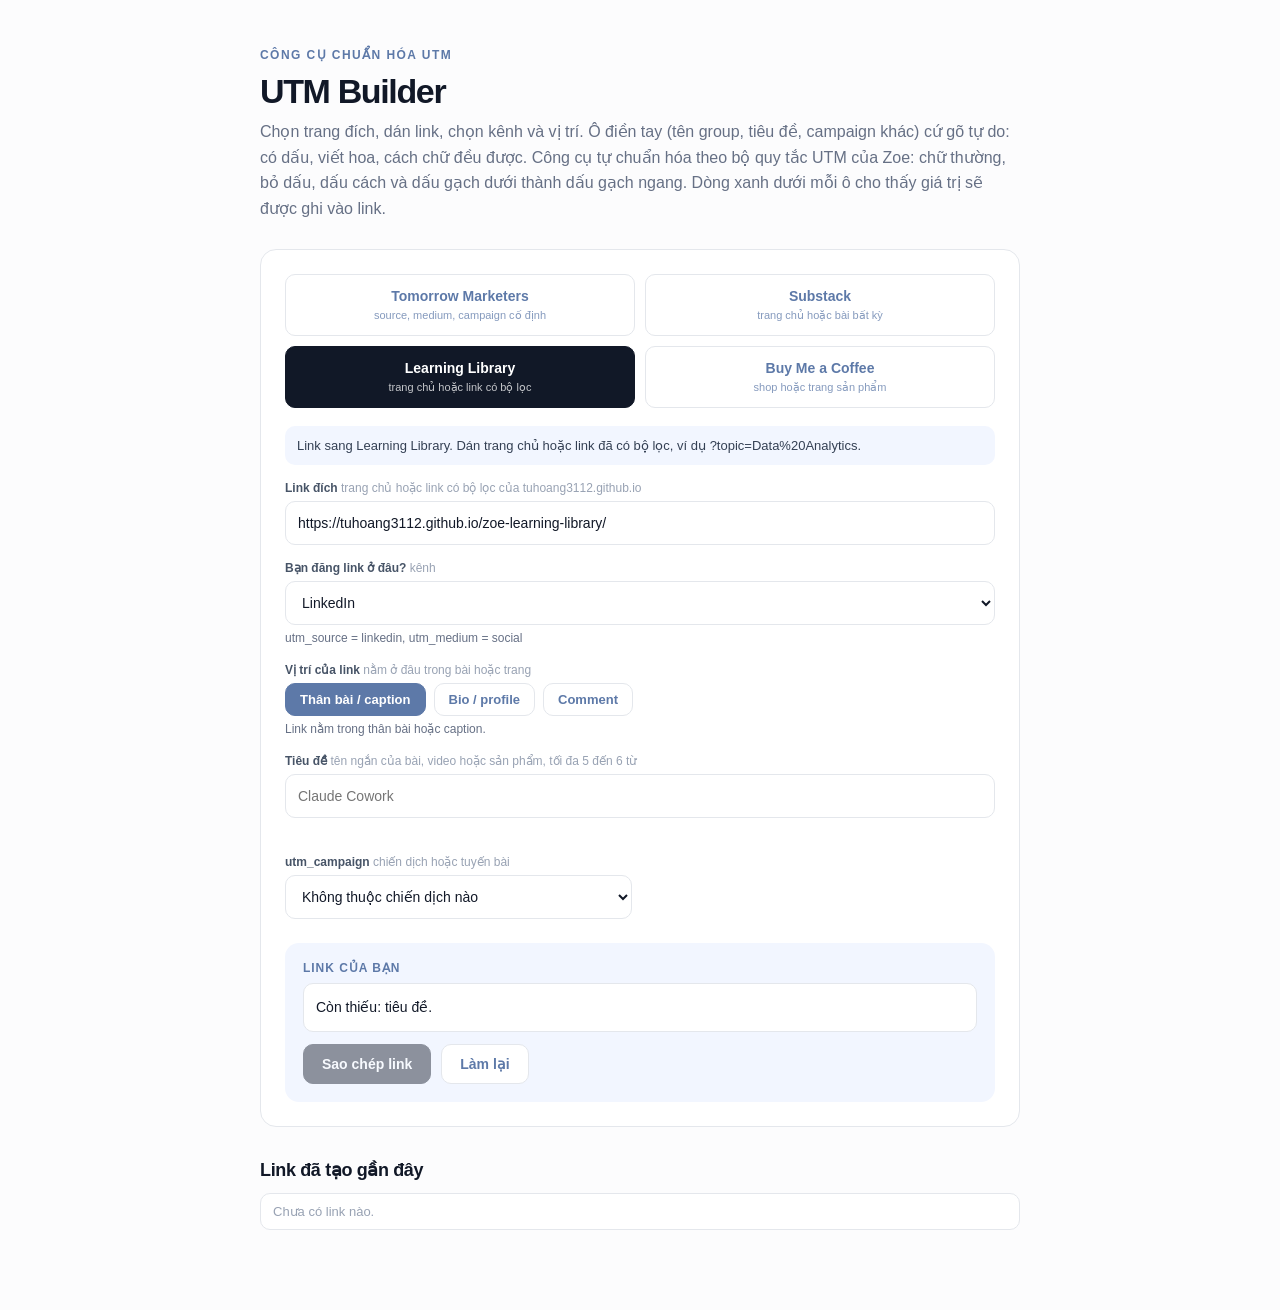
<file: landing-page/tools/utm-builder.html>
<!DOCTYPE html>
<html lang="vi">
<head>
<meta charset="UTF-8">
<meta name="viewport" content="width=device-width, initial-scale=1.0">
<meta name="robots" content="noindex">
<title>UTM Builder | Zoe</title>
<style>
  :root{
    --blue:#BAD2FF; --blue-dark:#5D79A8; --blue-light:#F2F6FF;
    --ink:#111827; --muted:#667085; --line:#E4E7EC; --paper:#FCFCFD; --warn:#B54708;
  }
  *{box-sizing:border-box}
  body{margin:0;background:var(--paper);color:var(--ink);font-family:-apple-system,BlinkMacSystemFont,"Segoe UI",Helvetica,Arial,sans-serif}
  .wrap{width:min(760px,calc(100% - 32px));margin:0 auto;padding:48px 0 80px}
  .eyebrow{color:var(--blue-dark);font-size:12px;text-transform:uppercase;letter-spacing:.12em;font-weight:800}
  h1{font-size:34px;letter-spacing:-.04em;margin:10px 0 8px}
  .sub{color:var(--muted);margin:0 0 28px;line-height:1.6}
  .card{background:#fff;border:1px solid var(--line);border-radius:16px;padding:24px}
  .row{display:grid;grid-template-columns:1fr 1fr;gap:16px}
  .field{margin-bottom:16px}
  .field[hidden]{display:none}
  .row[hidden]{display:none}
  label,.lbl{display:block;font-size:12px;font-weight:700;color:#475467;margin-bottom:6px}
  .hint{font-weight:400;color:#98A2B3}
  input,select{width:100%;height:44px;border:1px solid var(--line);border-radius:10px;padding:0 12px;font:inherit;font-size:14px;background:#fff;color:var(--ink)}
  input:focus,select:focus{outline:3px solid rgba(93,121,168,.25);border-color:var(--blue)}
  input[readonly],select:disabled{background:#F5F7FA;color:#475467;cursor:not-allowed}
  .types{display:grid;grid-template-columns:repeat(2,1fr);gap:10px;margin-bottom:18px}
  .types button{padding:12px 10px;text-align:center;line-height:1.35}
  .types button.on{background:var(--ink);color:#fff;border-color:var(--ink)}
  .types small{display:block;font-weight:400;opacity:.75;font-size:11px;margin-top:2px}
  .note{background:var(--blue-light);border-radius:10px;padding:10px 12px;font-size:13px;color:#344054;margin-bottom:16px;line-height:1.5}
  .pills{display:flex;flex-wrap:wrap;gap:8px}
  .pills button{padding:8px 14px;font-size:13px}
  .pills button.on{background:var(--blue-dark);color:#fff;border-color:var(--blue-dark)}
  .meta{font-size:12px;color:var(--muted);margin-top:6px;min-height:16px}
  .norm{font-size:12px;color:#667085;margin-top:5px;min-height:16px}
  .norm b{color:#175CD3}
  .result{margin-top:8px;background:var(--blue-light);border-radius:14px;padding:18px}
  .result-label{font-size:12px;font-weight:800;color:var(--blue-dark);text-transform:uppercase;letter-spacing:.08em;margin-bottom:8px}
  .url{word-break:break-all;font-size:14px;line-height:1.6;background:#fff;border:1px solid var(--line);border-radius:10px;padding:12px;min-height:48px}
  .params{width:100%;border-collapse:collapse;margin-top:12px;font-size:13px;background:#fff;border:1px solid var(--line);border-radius:10px;overflow:hidden}
  .params td{padding:6px 10px;border-bottom:1px solid var(--line)}
  .params tr:last-child td{border-bottom:0}
  .params td:first-child{color:var(--muted);width:130px;font-family:ui-monospace,Menlo,Consolas,monospace;font-size:12px}
  .params td:last-child{word-break:break-all}
  .actions{display:flex;gap:10px;margin-top:12px;flex-wrap:wrap}
  button{font:inherit;font-size:14px;font-weight:800;border-radius:10px;padding:11px 18px;cursor:pointer;border:1px solid var(--line);background:#fff;color:var(--blue-dark)}
  button.primary{background:var(--ink);color:#fff;border-color:var(--ink)}
  button:disabled{opacity:.45;cursor:not-allowed}
  button:hover:not(:disabled){filter:brightness(.97)}
  .warn{color:var(--warn);font-size:13px;margin-top:10px;line-height:1.5}
  h2{font-size:18px;margin:32px 0 12px;letter-spacing:-.02em}
  .hist{list-style:none;padding:0;margin:0;display:grid;gap:8px}
  .hist li{background:#fff;border:1px solid var(--line);border-radius:10px;padding:10px 12px;font-size:13px;display:flex;gap:10px;align-items:center;justify-content:space-between}
  .hist span{word-break:break-all;color:#475467}
  .hist button{padding:6px 10px;font-size:12px;flex-shrink:0}
  .empty{color:#98A2B3;font-size:13px}
  @media(max-width:560px){.row{grid-template-columns:1fr}.types{grid-template-columns:1fr}}
</style>
</head>
<body>
<div class="wrap">
  <div class="eyebrow">Công cụ chuẩn hóa UTM</div>
  <h1>UTM Builder</h1>
  <p class="sub">Chọn trang đích, dán link, chọn kênh và vị trí. Ô điền tay (tên group, tiêu đề, campaign khác) cứ gõ tự do: có dấu, viết hoa, cách chữ đều được. Công cụ tự chuẩn hóa theo bộ quy tắc UTM của Zoe: chữ thường, bỏ dấu, dấu cách và dấu gạch dưới thành dấu gạch ngang. Dòng xanh dưới mỗi ô cho thấy giá trị sẽ được ghi vào link.</p>

  <div class="card">
    <div class="types" id="types">
      <button type="button" data-type="tm">Tomorrow Marketers<small>source, medium, campaign cố định</small></button>
      <button type="button" data-type="substack">Substack<small>trang chủ hoặc bài bất kỳ</small></button>
      <button type="button" data-type="library">Learning Library<small>trang chủ hoặc link có bộ lọc</small></button>
      <button type="button" data-type="bmc">Buy Me a Coffee<small>shop hoặc trang sản phẩm</small></button>
    </div>

    <div class="note" id="typeNote"></div>

    <div class="field">
      <label for="url">Link đích <span class="hint" id="urlHint"></span></label>
      <input id="url" type="url" placeholder="https://...">
    </div>

    <div class="field">
      <label for="channel">Bạn đăng link ở đâu? <span class="hint">kênh</span></label>
      <select id="channel"></select>
      <div class="meta" id="channelMeta"></div>
    </div>

    <div class="row" id="otherRow" hidden>
      <div class="field">
        <label for="srcOther">utm_source <span class="hint">nơi bạn đăng link</span></label>
        <input id="srcOther" list="sources" placeholder="linkedin">
        <datalist id="sources"><option value="linkedin"><option value="youtube"><option value="facebook"><option value="substack"><option value="learning-library"><option value="buymeacoffee"></datalist>
        <div class="norm" id="norm-srcOther"></div>
      </div>
      <div class="field">
        <label for="medOther">utm_medium <span class="hint">loại kênh</span></label>
        <input id="medOther" list="mediums" placeholder="social">
        <datalist id="mediums"><option value="social"><option value="video"><option value="email"><option value="referral"></datalist>
        <div class="norm" id="norm-medOther"></div>
      </div>
    </div>

    <div class="field" id="groupField" hidden>
      <label for="groupSel">Group Facebook <span class="hint">chọn group có sẵn hoặc tự nhập</span></label>
      <select id="groupSel"></select>
      <div id="groupOtherWrap" hidden>
        <input id="group" placeholder="Data Vietnam">
        <div class="norm" id="norm-group"></div>
      </div>
    </div>

    <div class="field" id="positionField">
      <div class="lbl">Vị trí của link <span class="hint">nằm ở đâu trong bài hoặc trang</span></div>
      <div class="pills" id="positions"></div>
      <div class="meta" id="positionHint"></div>
    </div>

    <div class="field">
      <label for="title">Tiêu đề <span class="hint" id="titleHint">tên ngắn của bài, video hoặc sản phẩm, tối đa 5 đến 6 từ</span></label>
      <input id="title" placeholder="Claude Cowork">
      <div class="norm" id="norm-title"></div>
    </div>

    <div class="row">
      <div class="field">
        <label for="campaign">utm_campaign <span class="hint" id="campaignHint">chiến dịch hoặc tuyến bài</span></label>
        <select id="campaign"></select>
      </div>
      <div class="field" id="campaignOtherField" hidden>
        <label for="campaignOther">Campaign khác <span class="hint">gõ tự do</span></label>
        <input id="campaignOther" placeholder="Học AI từ 0">
        <div class="norm" id="norm-campaignOther"></div>
      </div>
    </div>

    <div class="result">
      <div class="result-label">Link của bạn</div>
      <div class="url" id="out" aria-live="polite"></div>
      <table class="params" id="params" hidden></table>
      <div class="actions">
        <button class="primary" id="copy" disabled>Sao chép link</button>
        <button id="reset">Làm lại</button>
      </div>
      <div class="warn" id="warn" hidden></div>
    </div>
  </div>

  <h2>Link đã tạo gần đây</h2>
  <ul class="hist" id="hist"></ul>
</div>

<script>
(function(){
  var $=function(id){return document.getElementById(id)};
  var urlEl=$("url"),out=$("out"),warn=$("warn"),hist=$("hist"),params=$("params");
  var KEY="zoe-utm-builder-v3",HKEY="zoe-utm-builder-v2-hist";

  /* Khớp với docs/utm-rules.md */
  var SOURCES=["linkedin","youtube","facebook","substack","learning-library","buymeacoffee"];
  var MEDIUMS=["social","video","email","referral"];

  var CHANNELS={
    "linkedin":{label:"LinkedIn",source:"linkedin",medium:"social",slug:"linkedin",positions:["caption","bio","cmt"]},
    "youtube":{label:"YouTube",source:"youtube",medium:"video",slug:"youtube",positions:["description","cmt","bio"]},
    "facebook-group":{label:"Facebook group",source:"facebook",medium:"social",slug:"facebook-group",positions:["group"],needsGroup:true},
    "substack":{label:"Substack",source:"substack",medium:"email",slug:"substack",positions:["caption","menu","sidebar"]},
    "bmc":{label:"Buy Me a Coffee",source:"buymeacoffee",medium:"referral",slug:"buymeacoffee",positions:["caption"]},
    "library":{label:"Learning Library",source:"learning-library",medium:"referral",slug:"learning-library",positions:["caption"]},
    "other":{label:"Khác, tự nhập source và medium",source:"",medium:"",slug:"",positions:["caption","bio","description","cmt","menu","sidebar"],other:true}
  };
  var CHANNEL_GROUPS=[
    {label:"Mạng xã hội",ids:["linkedin","youtube","facebook-group"]},
    {label:"Nền tảng của Zoe",ids:["substack","bmc","library"]},
    {label:"Khác",ids:["other"]}
  ];
  var POSITIONS={
    caption:{label:"Thân bài / caption",hint:"Link nằm trong thân bài hoặc caption.",title:true},
    bio:{label:"Bio / profile",hint:"Link cố định ở profile, hoặc ở phần Giới thiệu và banner của kênh YouTube. Không cần tiêu đề.",title:false},
    description:{label:"Mô tả video",hint:"Link trong mô tả video.",title:true},
    cmt:{label:"Comment",hint:"Link trong comment, kể cả comment ghim.",title:true},
    menu:{label:"Menu",hint:"Link ở menu điều hướng của Substack. Tiêu đề là tên mục menu. Chỉ gắn khi link dẫn ra ngoài Substack.",title:true},
    sidebar:{label:"Sidebar",hint:"Link ở thanh category dọc của Substack. Chỉ gắn khi link dẫn ra ngoài Substack.",title:true},
    group:{label:"Bài đăng trong group",hint:"Bài đăng trong Facebook group. Nhập tên group ở trên.",title:true}
  };
  var CAMPAIGNS=[
    {v:"",label:"Không thuộc chiến dịch nào"},
    {v:"bmc-shop",label:"bmc-shop (bán sản phẩm Buy Me a Coffee)"},
    {v:"learn-ai-from-0",label:"learn-ai-from-0 (tuyến bài Học AI từ 0)"},
    {v:"end-to-end-marketing-analytics",label:"end-to-end-marketing-analytics (tuyến bài Build an End-to-End Marketing Analytics System)"},
    {v:"data-portfolio-project",label:"data-portfolio-project (tuyến bài Data Portfolio Project)"},
    {v:"free-resources",label:"free-resources (tuyến bài Free Resources)"},
    {v:"lam-data-thoi-ai",label:"lam-data-thoi-ai (tuyến bài Làm Data thời AI)"},
    {v:"marketing-analytics-cases",label:"marketing-analytics-cases (tuyến bài Marketing Analytics Cases)"},
    {v:"vibe-code-101",label:"vibe-code-101 (tuyến bài Vibe Code 101)"},
    {v:"__other",label:"Khác, tự nhập"}
  ];
  var GROUPS=[
    {v:"",label:"Chọn group"},
    {v:"tm-inhouse",label:"tm-inhouse (TM Inhouse)"},
    {v:"tm-connect",label:"tm-connect (TM Alumni)"},
    {v:"tm-strategy",label:"tm-strategy (TM Brand Strategy)"},
    {v:"__other",label:"Khác, tự nhập"}
  ];

  var TYPES={
    tm:{
      note:"Link sang trang của Tomorrow Marketers. Theo quy tắc: utm_source = referral, utm_medium = service, utm_campaign = hct luôn cố định. utm_content ghi kênh trước, tên bài sau, nên không cần chọn vị trí.",
      hint:"trang bất kỳ của tomorrowmarketers.org",
      placeholder:"https://www.tomorrowmarketers.org/data-analysis-course",
      host:/(^|\.)tomorrowmarketers\.org$/,hostName:"tomorrowmarketers.org",
      defUrl:"",lock:true,defCampaign:"hct"
    },
    substack:{
      note:"Link sang Substack của bạn. Dán trang chủ hoặc link một bài cụ thể.",
      hint:"trang chủ hoặc bài của zoedatalens.substack.com",
      placeholder:"https://zoedatalens.substack.com/p/ten-bai",
      host:/^zoedatalens\.substack\.com$/,hostName:"zoedatalens.substack.com",
      defUrl:"https://zoedatalens.substack.com/",lock:false,defCampaign:""
    },
    library:{
      note:"Link sang Learning Library. Dán trang chủ hoặc link đã có bộ lọc, ví dụ ?topic=Data%20Analytics.",
      hint:"trang chủ hoặc link có bộ lọc của tuhoang3112.github.io",
      placeholder:"https://tuhoang3112.github.io/zoe-learning-library/?topic=Data%20Analytics",
      host:/^tuhoang3112\.github\.io$/,hostName:"tuhoang3112.github.io",
      defUrl:"https://tuhoang3112.github.io/zoe-learning-library/",lock:false,defCampaign:""
    },
    bmc:{
      note:"Link sang Buy Me a Coffee. Dán trang shop hoặc link một sản phẩm. Link bán sản phẩm đặt ở Substack hoặc mạng xã hội dùng campaign bmc-shop.",
      hint:"trang shop hoặc sản phẩm của buymeacoffee.com/zoedatalensai",
      placeholder:"https://buymeacoffee.com/zoedatalensai/e/575413",
      host:/^buymeacoffee\.com$/,hostName:"buymeacoffee.com",
      defUrl:"https://buymeacoffee.com/zoedatalensai/extras",lock:false,defCampaign:"bmc-shop"
    }
  };

  var state={type:"library",channel:"linkedin",position:"caption",group:"",groupSel:"",title:"",campaign:"",campaignOther:"",srcOther:"",medOther:"",urls:{}};

  function clean(v){
    return String(v||"").trim().toLowerCase().normalize("NFD").replace(/[̀-ͯ]/g,"").replace(/đ/g,"d").replace(/[^a-z0-9]+/g,"-").replace(/^-+|-+$/g,"");
  }
  function cfg(){return TYPES[state.type]}
  function chan(){return CHANNELS[state.channel]}

  /* ---------- render ---------- */
  function fillSelect(sel,html){sel.innerHTML=html}
  function renderChannels(){
    var html="";
    CHANNEL_GROUPS.forEach(function(g){
      var opts=g.ids.filter(function(id){return !(state.type==="tm"&&CHANNELS[id].other)});
      if(!opts.length)return;
      html+='<optgroup label="'+g.label+'">'+opts.map(function(id){return '<option value="'+id+'">'+CHANNELS[id].label+'</option>'}).join("")+'</optgroup>';
    });
    fillSelect($("channel"),html);
    if(state.type==="tm"&&CHANNELS[state.channel].other)state.channel="linkedin";
    $("channel").value=state.channel;
  }
  function renderCampaigns(){
    var tm=state.type==="tm",sel=$("campaign");
    if(tm){fillSelect(sel,'<option value="hct">hct (cố định)</option>');sel.value="hct";sel.disabled=true}
    else{
      fillSelect(sel,CAMPAIGNS.map(function(c){return '<option value="'+c.v+'">'+c.label+'</option>'}).join(""));
      sel.disabled=false;sel.value=state.campaign;
      if(sel.value!==state.campaign){state.campaign="";sel.value=""}
    }
    $("campaignOtherField").hidden=tm||state.campaign!=="__other";
  }
  function renderGroups(){
    var sel=$("groupSel");
    /* Dữ liệu cũ (chỉ có chữ gõ tay): nếu trùng group có sẵn thì chọn nó, không thì coi là "Khác". */
    if(!state.groupSel&&state.group){
      var known=GROUPS.some(function(g){return g.v&&g.v!=="__other"&&g.v===clean(state.group)});
      state.groupSel=known?clean(state.group):"__other";
      if(known)state.group=state.groupSel;
    }
    fillSelect(sel,GROUPS.map(function(g){return '<option value="'+g.v+'">'+g.label+'</option>'}).join(""));
    sel.value=state.groupSel;
    if(sel.value!==state.groupSel){state.groupSel="";sel.value=""}
    $("groupOtherWrap").hidden=state.groupSel!=="__other";
  }
  function renderPositions(){
    var ch=chan(),tm=state.type==="tm";
    $("positionField").hidden=tm;
    if(tm){return}
    if(ch.positions.indexOf(state.position)<0)state.position=ch.positions[0];
    var box=$("positions");box.innerHTML="";
    ch.positions.forEach(function(p){
      var b=document.createElement("button");b.type="button";b.textContent=POSITIONS[p].label;
      if(p===state.position)b.className="on";
      b.onclick=function(){state.position=p;renderPositions();build();save()};
      box.appendChild(b);
    });
    $("positionHint").textContent=POSITIONS[state.position].hint;
  }
  function applyChannel(){
    var ch=chan();
    $("otherRow").hidden=!ch.other;
    $("groupField").hidden=!ch.needsGroup;
    renderGroups();
    $("channelMeta").textContent=ch.other?"Nhập source và medium theo bảng trong docs/utm-rules.md.":"utm_source = "+ch.source+", utm_medium = "+(state.type==="tm"?"service (cố định cho TM)":ch.medium);
    renderPositions();
  }
  function applyType(fromUser){
    var c=cfg();
    document.querySelectorAll("#types button").forEach(function(b){b.classList.toggle("on",b.getAttribute("data-type")===state.type)});
    $("typeNote").textContent=c.note;
    $("urlHint").textContent=c.hint;
    urlEl.placeholder=c.placeholder;
    urlEl.value=state.urls[state.type]!==undefined?state.urls[state.type]:c.defUrl;
    if(fromUser&&!c.lock)state.campaign=c.defCampaign;
    renderChannels();renderCampaigns();applyChannel();
    $("titleHint").textContent=state.type==="tm"?"tên bài hoặc resource, ghép sau tên kênh":"tên ngắn của bài, video hoặc sản phẩm, tối đa 5 đến 6 từ";
    $("campaignHint").textContent=c.lock?"cố định":"chiến dịch hoặc tuyến bài";
  }
  function setInputs(){
    ["group","title","campaignOther","srcOther","medOther"].forEach(function(f){$(f).value=state[f]||""});
  }
  function updateNorm(){
    ["group","title","campaignOther","srcOther","medOther"].forEach(function(f){
      var raw=$(f).value,n=clean(raw),el=$("norm-"+f);
      el.innerHTML="";
      if(raw.trim()&&n!==raw){el.appendChild(document.createTextNode("Sẽ ghi: "));var b=document.createElement("b");b.textContent=n||"(trống)";el.appendChild(b)}
    });
  }

  /* ---------- build ---------- */
  function buildParts(){
    var tm=state.type==="tm",ch=chan();
    var source=tm?"referral":(ch.other?clean(state.srcOther):ch.source);
    var medium=tm?"service":(ch.other?clean(state.medOther):ch.medium);
    var campaign=tm?"hct":(state.campaign==="__other"?clean(state.campaignOther):state.campaign);
    var title=clean(state.title),group=clean(state.group);
    var content="",missing=[];
    if(tm){
      var kenh=ch.slug+(ch.needsGroup&&group?"-"+group:"");
      content=[kenh,title].filter(Boolean).join("-");
      if(ch.needsGroup&&!group)missing.push("tên group");
      if(!title)missing.push("tiêu đề");
    }else{
      var pos=state.position,tok=pos==="group"?(group?"group-"+group:""):pos;
      if(pos==="group"&&!group)missing.push("tên group");
      if(pos==="bio")content="bio";
      else{content=[tok,title].filter(Boolean).join("-");if(!title)missing.push("tiêu đề")}
    }
    if(ch.other&&!tm){if(!source)missing.push("utm_source");if(!medium)missing.push("utm_medium")}
    if(!tm&&state.campaign==="__other"&&!campaign)missing.push("campaign khác");
    return {source:source,medium:medium,campaign:campaign,content:content,missing:missing,title:title};
  }
  function showParams(p){
    var rows=[["utm_source",p.source],["utm_medium",p.medium],["utm_campaign",p.campaign],["utm_content",p.content]];
    params.innerHTML="";
    rows.forEach(function(r){var tr=document.createElement("tr"),a=document.createElement("td"),b=document.createElement("td");a.textContent=r[0];b.textContent=r[1]||"—";tr.appendChild(a);tr.appendChild(b);params.appendChild(tr)});
    params.hidden=false;
  }
  function build(){
    updateNorm();
    var c=cfg(),msgs=[],base=urlEl.value.trim(),btn=$("copy");
    btn.disabled=true;params.hidden=true;
    if(!base){out.textContent="Dán link đích ở trên.";warn.hidden=true;return null}
    if(!/^https?:\/\//i.test(base))base="https://"+base;
    var u;
    try{u=new URL(base)}catch(e){out.textContent="Link đích chưa hợp lệ.";warn.hidden=true;return null}
    var p=buildParts();
    if(p.missing.length){out.textContent="Còn thiếu: "+p.missing.join(", ")+".";warn.hidden=true;return null}
    if(!c.host.test(u.hostname))msgs.push("Link đích không thuộc "+c.hostName+". Kiểm tra lại trang đích đã chọn.");
    if(/(^|&)utm_/.test(u.search.replace(/^\?/,"")))msgs.push("Link đích đã có UTM, các tham số UTM cũ được thay bằng giá trị mới.");
    if(state.type!=="tm"&&chan().other){
      if(SOURCES.indexOf(p.source)<0)msgs.push("utm_source '"+p.source+"' chưa có trong bảng quy tắc. Thêm vào docs/utm-rules.md trước khi dùng.");
      if(MEDIUMS.indexOf(p.medium)<0)msgs.push("utm_medium '"+p.medium+"' không nằm trong social, video, email, referral. GA4 có thể xếp vào Unassigned.");
    }
    if(p.title&&p.title.split("-").length>6)msgs.push("Tiêu đề dài hơn 6 từ. Nên rút ngắn để báo cáo dễ đọc.");
    ["source","medium","campaign","content"].forEach(function(k){
      if(p[k])u.searchParams.set("utm_"+k,p[k]);else u.searchParams.delete("utm_"+k);
    });
    warn.hidden=!msgs.length;warn.textContent=msgs.join(" ");
    out.textContent=u.toString();showParams(p);btn.disabled=false;
    return u.toString();
  }

  /* ---------- storage ---------- */
  function save(){
    state.urls[state.type]=urlEl.value;
    try{localStorage.setItem(KEY,JSON.stringify(state))}catch(e){}
  }
  function load(){
    try{
      var d=JSON.parse(localStorage.getItem(KEY)||"null");
      if(!d)return;
      Object.keys(state).forEach(function(k){if(d[k]!==undefined)state[k]=d[k]});
      if(!TYPES[state.type])state.type="library";
      if(!CHANNELS[state.channel])state.channel="linkedin";
    }catch(e){}
  }
  function getHist(){try{return JSON.parse(localStorage.getItem(HKEY)||"[]")}catch(e){return[]}}
  function setHist(h){try{localStorage.setItem(HKEY,JSON.stringify(h.slice(0,10)))}catch(e){}}
  function renderHist(){
    var h=getHist();hist.innerHTML="";
    if(!h.length){var li=document.createElement("li");li.className="empty";li.textContent="Chưa có link nào.";hist.appendChild(li);return}
    h.forEach(function(url){
      var li=document.createElement("li"),s=document.createElement("span"),b=document.createElement("button");
      s.textContent=url;b.textContent="Sao chép";
      b.onclick=function(){copyText(url,b)};
      li.appendChild(s);li.appendChild(b);hist.appendChild(li);
    });
  }
  function copyText(t,btn){
    var done=function(){var o=btn.textContent;btn.textContent="Đã sao chép";setTimeout(function(){btn.textContent=o},1400)};
    if(navigator.clipboard&&navigator.clipboard.writeText){navigator.clipboard.writeText(t).then(done,function(){fallback(t,done)})}else fallback(t,done);
  }
  function fallback(t,done){var ta=document.createElement("textarea");ta.value=t;document.body.appendChild(ta);ta.select();try{document.execCommand("copy");done()}catch(e){}document.body.removeChild(ta)}

  /* ---------- events ---------- */
  document.querySelectorAll("#types button").forEach(function(b){
    b.onclick=function(){
      state.urls[state.type]=urlEl.value;
      state.type=b.getAttribute("data-type");
      applyType(true);build();save();
    };
  });
  $("channel").onchange=function(){state.channel=this.value;applyChannel();build();save()};
  $("campaign").onchange=function(){state.campaign=this.value;$("campaignOtherField").hidden=state.campaign!=="__other";build();save()};
  /* Chọn group có sẵn: ghi thẳng slug vào state.group. Chọn "Khác": để ô nhập tay quyết định. */
  $("groupSel").onchange=function(){
    state.groupSel=this.value;
    state.group=(this.value&&this.value!=="__other")?this.value:"";
    $("group").value=state.group;
    $("groupOtherWrap").hidden=state.groupSel!=="__other";
    build();save();
  };
  ["group","title","campaignOther","srcOther","medOther"].forEach(function(f){
    $(f).addEventListener("input",function(){state[f]=this.value;build();save()});
  });
  urlEl.addEventListener("input",function(){build();save()});
  $("copy").onclick=function(){
    var url=build();if(!url)return;
    copyText(url,$("copy"));
    var h=getHist().filter(function(x){return x!==url});h.unshift(url);setHist(h);renderHist();
  };
  $("reset").onclick=function(){
    state.group=state.groupSel=state.title=state.campaignOther=state.srcOther=state.medOther="";
    state.campaign=cfg().defCampaign;state.position=chan().positions[0];
    setInputs();urlEl.value=cfg().defUrl;
    renderCampaigns();renderGroups();renderPositions();save();build();
  };
  /* Source / medium tự nhập: bấm vào ô thì xóa tạm để danh sách gợi ý hiện đủ; không chọn gì thì giá trị cũ quay lại. */
  ["srcOther","medOther"].forEach(function(f){
    var el=$(f),old="",ph=el.placeholder;
    el.addEventListener("focus",function(){old=el.value;if(old){el.value="";el.placeholder=old}});
    el.addEventListener("blur",function(){
      el.placeholder=ph;
      if(!el.value&&old){el.value=old;el.dispatchEvent(new Event("input",{bubbles:true}))}
      old="";
    });
  });

  load();setInputs();applyType(false);build();renderHist();
})();
</script>
</body>
</html>
</file>
<file: css/styles.css>
:root{
    --blue:#BAD2FF;
    --blue-dark:#5D79A8;
    --blue-light:#F2F6FF;
    --ink:#111827;
    --muted:#667085;
    --line:#E4E7EC;
    --paper:#FCFCFD;
    --white:#FFFFFF;
    --soft:#F5F7FA;
  }

  *{box-sizing:border-box}
  body{
    margin:0;
    background:var(--paper);
    color:var(--ink);
    font-family: -apple-system, BlinkMacSystemFont, "Segoe UI", Helvetica, Arial, sans-serif;
  }
  a{text-decoration:none;color:inherit}

  .wrap{
    width:min(1120px, calc(100% - 40px));
    margin:0 auto;
  }

  header{
    border-bottom:1px solid var(--line);
    background:rgba(252,252,253,.94);
    position:sticky;
    top:0;
    z-index:10;
    backdrop-filter: blur(8px);
  }

  .nav{
    height:70px;
    display:flex;
    align-items:center;
    justify-content:space-between;
  }

  .brand{
    display:flex;
    align-items:center;
    gap:10px;
    font-weight:800;
    letter-spacing:-.03em;
  }
  .brand-logo-full{
    width:162px;
    height:auto;
    display:block;
  }

  .navlinks{
    display:flex;
    gap:26px;
    color:#667085;
    font-size:13px;
  }

  .hero{
    padding:64px 0 24px;
  }

  .eyebrow{
    color:var(--blue-dark);
    font-size:12px;
    text-transform:uppercase;
    letter-spacing:.12em;
    font-weight:800;
  }

  h1{
    font-family: -apple-system, BlinkMacSystemFont, "Segoe UI", Helvetica, Arial, sans-serif;
    font-weight:700;
    font-size:clamp(38px, 5.2vw, 58px);
    letter-spacing:-.045em;
    line-height:1.0;
    max-width:800px;
    margin:16px 0 20px;
  }

  .hero-copy{
    max-width:680px;
    font-size:18px;
    line-height:1.65;
    color:var(--muted);
    margin:0;
  }

  .searchbox{
    margin-top:34px;
    position:relative;
    max-width:720px;
  }

  .searchbox input{
    width:100%;
    height:52px;
    border:1px solid var(--line);
    background:#fff;
    border-radius:10px;
    padding:0 18px 0 46px;
    font-size:14px;
    outline:none;
  }

  .searchbox input:focus{
    border-color:#BAD2FF;
    box-shadow:0 0 0 4px rgba(93,121,168,.10);
  }

  .searchicon{
    position:absolute;
    left:17px;
    top:15px;
    color:#98A2B3;
    font-size:20px;
  }

  section{padding:34px 0 70px}

  .section-head{
    display:flex;
    justify-content:space-between;
    align-items:flex-end;
    margin-bottom:22px;
  }

  .section-label{
    font-size:12px;
    color:var(--blue-dark);
    text-transform:uppercase;
    font-weight:800;
    letter-spacing:.12em;
    margin-bottom:7px;
  }

  .section-title{
    font-family: -apple-system, BlinkMacSystemFont, "Segoe UI", Helvetica, Arial, sans-serif;
    font-size:30px;
    letter-spacing:-.04em;
    margin:0;
  }

  .section-sub{
    margin:8px 0 0;
    color:var(--muted);
    font-size:14px;
  }

  .category-grid{
    display:grid;
    grid-template-columns:repeat(2,1fr);
    gap:16px;
  }

  .category{
    background:#fff;
    border:1px solid var(--line);
    border-radius:18px;
    padding:28px;
    min-height:190px;
    transition:.18s ease;
  }

  .category:hover{
    transform:translateY(-2px);
    border-color:#D8E5FF;
    box-shadow:0 12px 28px rgba(16,24,40,.06);
  }

  .category h3{
    font-size:19px;
    letter-spacing:-.025em;
    margin:0 0 9px;
  }

  .category p{
    color:#667085;
    font-size:13px;
    line-height:1.6;
    margin:0;
  }

  .category-link{
    display:inline-block;
    margin-top:20px;
    color:var(--blue-dark);
    font-size:13px;
    font-weight:800;
  }


  .library-search{
    margin:0 0 22px;
  }
  .library-search .searchbox{
    margin-top:0;
    max-width:none;
  }

  .toolbar{
    padding:15px 0;
    display:flex;
    gap:16px;
    align-items:center;
    justify-content:space-between;
    margin-bottom:24px;
  }

  .filters{
    display:flex;
    flex-wrap:wrap;
    gap:10px;
  }

  .filter-group{
    display:flex;
    align-items:center;
    gap:8px;
  }

  .filter-group label{
    font-size:12px;
    color:#98A2B3;
  }

  .filter-select{
    appearance:none;
    border:1px solid var(--line);
    background:#fff;
    color:#475467;
    border-radius:8px;
    padding:8px 30px 8px 11px;
    font:inherit;
    font-size:12px;
    cursor:pointer;
    min-width:102px;
    background-image:
      linear-gradient(45deg, transparent 50%, #98A2B3 50%),
      linear-gradient(135deg, #98A2B3 50%, transparent 50%);
    background-position:
      calc(100% - 13px) 11px,
      calc(100% - 9px) 11px;
    background-size:4px 4px, 4px 4px;
    background-repeat:no-repeat;
  }

  .filter-select:focus{
    outline:none;
    border-color:#BAD2FF;
    box-shadow:0 0 0 3px rgba(186,210,255,.28);
  }

  .count{
    color:#98A2B3;
    font-size:12px;
    white-space:nowrap;
  }

  .library{
    display:grid;
    grid-template-columns:repeat(3,1fr);
    gap:16px;
  }

  .item{
    background:#fff;
    border:1px solid var(--line);
    border-radius:16px;
    padding:20px;
    min-height:248px;
    display:flex;
    flex-direction:column;
  }

  .item-top{
    display:flex;
    justify-content:space-between;
    gap:8px;
    align-items:center;
  }

  .type{
    font-size:10px;
    letter-spacing:.09em;
    font-weight:800;
    color:var(--blue-dark);
  }

  .item h3{
    margin:17px 0 7px;
    font-size:18px;
    letter-spacing:-.025em;
  }

  .source{
    font-size:12px;
    color:#667085;
    margin-bottom:10px;
  }

  .item p{
    color:#667085;
    font-size:13px;
    line-height:1.6;
    margin:0;
  }

  .item-bottom{
    margin-top:auto;
    padding-top:18px;
    display:flex;
    justify-content:space-between;
    align-items:center;
  }

  .topic{
    font-size:11px;
    color:#475467;
    background:var(--soft);
    border-radius:6px;
    padding:5px 7px;
  }


  .open{
    display:inline-flex;
    align-items:center;
    gap:4px;
    color:var(--blue-dark);
    font-size:12px;
    font-weight:800;
    padding:7px 9px;
    border:1px solid var(--line);
    border-radius:8px;
    background:#fff;
  }
  .open:hover{
    background:var(--blue-light);
    border-color:#D8E5FF;
  }

  .note{
    margin-top:18px;
    padding:18px;
    background:var(--blue-light);
    border-radius:12px;
    color:#344054;
    font-size:13px;
    line-height:1.65;
  }

  .empty{
    display:none;
    text-align:center;
    padding:45px;
    border:1px dashed var(--line);
    border-radius:16px;
    color:var(--muted);
  }

  @media(max-width:900px){
    .library{grid-template-columns:repeat(2,1fr)}
  }

  @media(max-width:650px){
    .toolbar{align-items:flex-start;flex-direction:column}
    .filters{width:100%;display:grid;grid-template-columns:1fr 1fr}
    .filter-group{flex-direction:column;align-items:flex-start}
    .filter-select{width:100%;min-width:0}
    .wrap{width:calc(100% - 24px)}
    .navlinks{display:none}
    .hero{padding:56px 0 45px}
    h1{font-size:48px}
    .category-grid,.library{grid-template-columns:1fr}
    .cta{flex-direction:column;align-items:flex-start}
  }

  footer{
    border-top:1px solid var(--line);
    padding:36px 0;
  }

  .footer-inner{
    display:flex;
    justify-content:space-between;
    align-items:center;
    gap:24px;
  }

  .footer-title{
    font-weight:800;
    font-size:20px;
    letter-spacing:-.03em;
    margin-bottom:6px;
  }

  .footer-tagline{
    color:var(--muted);
    font-size:13px;
    line-height:1.5;
    max-width:640px;
  }

  .footer-social{
    display:flex;
    gap:10px;
    flex-shrink:0;
  }

  .social-icon{
    width:34px;
    height:34px;
    border-radius:8px;
    background:var(--ink);
    color:#fff;
    display:flex;
    align-items:center;
    justify-content:center;
    transition:.15s ease;
  }

  .social-icon svg{
    width:16px;
    height:16px;
  }

  .social-icon:hover{
    background:var(--blue-dark);
  }

  @media(max-width:650px){
    .footer-inner{flex-direction:column;align-items:flex-start}
    .footer-social{align-self:flex-start}
  }

  .sr-only{
    position:absolute;width:1px;height:1px;padding:0;margin:-1px;
    overflow:hidden;clip:rect(0,0,0,0);white-space:nowrap;border:0;
  }
  a:focus-visible,button:focus-visible,select:focus-visible,input:focus-visible{
    outline:3px solid var(--blue-dark);
    outline-offset:2px;
  }
  .item h3 a:hover{color:var(--blue-dark)}
  .item-meta{display:flex;gap:6px;flex-wrap:wrap}
  .badge{
    font-size:10px;font-weight:800;letter-spacing:.06em;
    border-radius:999px;padding:3px 8px;
    background:var(--soft);color:#475467;
  }
  .badge-free{background:var(--blue-light);color:var(--blue-dark)}
  .item-top .type{margin-right:auto}

  .btn{
    display:inline-flex;align-items:center;gap:6px;
    background:var(--ink);color:#fff;
    font-size:14px;font-weight:800;
    padding:12px 18px;border-radius:10px;
    transition:.15s ease;
  }
  .btn:hover{background:var(--blue-dark)}

  .cta{
    margin-top:40px;padding:26px 28px;
    background:var(--blue-light);border-radius:16px;
    display:flex;justify-content:space-between;align-items:center;gap:20px;
  }
  .cta-title{font-size:19px;font-weight:700;letter-spacing:-.025em}

  .hero.detail{padding:48px 0 30px}
  .back-link{display:inline-block;margin-bottom:26px;color:var(--blue-dark);font-size:13px;font-weight:800}
  .detail-title{font-size:clamp(34px,5vw,52px);margin:14px 0 16px}
  .facts{
    display:grid;grid-template-columns:repeat(auto-fit,minmax(150px,1fr));
    gap:12px;margin:30px 0 20px;max-width:720px;
  }
  .facts div{background:#fff;border:1px solid var(--line);border-radius:12px;padding:14px 16px}
  .facts dt{font-size:11px;color:#98A2B3;text-transform:uppercase;letter-spacing:.08em;font-weight:800}
  .facts dd{margin:4px 0 0;font-size:15px;font-weight:600}
  .tags{list-style:none;padding:0;margin:0 0 30px;display:flex;flex-wrap:wrap;gap:8px}

  .item-bottom{flex-direction:column;align-items:stretch;gap:14px}
  .item-bottom .open{justify-content:center;white-space:nowrap}

  .see-more-wrap{text-align:center;margin-top:24px}
  .see-more{
    display:none;align-items:center;justify-content:center;
    font:inherit;font-size:13px;font-weight:800;color:var(--blue-dark);
    background:#fff;border:1px solid var(--line);border-radius:10px;
    padding:11px 22px;cursor:pointer;
  }
  .see-more:hover{background:var(--blue-light);border-color:#D8E5FF}

  .brand-logo-full{width:auto;height:52px;border-radius:8px}

  .accent{color:var(--blue-dark)}
  .hero .searchbox input{height:58px;font-size:15px;box-shadow:0 8px 24px rgba(16,24,40,.06)}
  .hero .searchicon{top:17px}

  .hero-search{margin:32px 0 0}

  .hero:not(.detail) .hero-copy{max-width:none}
  @media(max-width:900px){.hero:not(.detail) .hero-copy{font-size:16px}}

  .item p.desc + p.desc{margin-top:10px}
  .item p.desc strong{color:var(--ink)}

  .cta-sub{margin:6px 0 0;color:#475467;font-size:14px;line-height:1.55;max-width:520px}
</file>
<file: landing-page/css/styles.css>
:root{
    --blue:#BAD2FF;
    --blue-dark:#5D79A8;
    --blue-light:#F2F6FF;
    --ink:#111827;
    --muted:#667085;
    --line:#E4E7EC;
    --paper:#FCFCFD;
    --white:#FFFFFF;
    --soft:#F5F7FA;
  }

  *{box-sizing:border-box}
  body{
    margin:0;
    background:var(--paper);
    color:var(--ink);
    font-family: -apple-system, BlinkMacSystemFont, "Segoe UI", Helvetica, Arial, sans-serif;
  }
  a{text-decoration:none;color:inherit}

  .wrap{
    width:min(1120px, calc(100% - 40px));
    margin:0 auto;
  }

  header{
    border-bottom:1px solid var(--line);
    background:rgba(252,252,253,.94);
    position:sticky;
    top:0;
    z-index:10;
    backdrop-filter: blur(8px);
  }

  .nav{
    height:70px;
    display:flex;
    align-items:center;
    justify-content:space-between;
  }

  .brand{
    display:flex;
    align-items:center;
    gap:10px;
    font-weight:800;
    letter-spacing:-.03em;
  }
  .brand-logo-full{
    width:162px;
    height:auto;
    display:block;
  }

  .navlinks{
    display:flex;
    gap:26px;
    color:#667085;
    font-size:13px;
  }

  .hero{
    padding:64px 0 24px;
  }

  .eyebrow{
    color:var(--blue-dark);
    font-size:12px;
    text-transform:uppercase;
    letter-spacing:.12em;
    font-weight:800;
  }

  h1{
    font-family: -apple-system, BlinkMacSystemFont, "Segoe UI", Helvetica, Arial, sans-serif;
    font-weight:700;
    font-size:clamp(38px, 5.2vw, 58px);
    letter-spacing:-.045em;
    line-height:1.0;
    max-width:800px;
    margin:16px 0 20px;
  }

  .hero-copy{
    max-width:680px;
    font-size:18px;
    line-height:1.65;
    color:var(--muted);
    margin:0;
  }

  .searchbox{
    margin-top:34px;
    position:relative;
    max-width:720px;
  }

  .searchbox input{
    width:100%;
    height:52px;
    border:1px solid var(--line);
    background:#fff;
    border-radius:10px;
    padding:0 18px 0 46px;
    font-size:14px;
    outline:none;
  }

  .searchbox input:focus{
    border-color:#BAD2FF;
    box-shadow:0 0 0 4px rgba(93,121,168,.10);
  }

  .searchicon{
    position:absolute;
    left:17px;
    top:15px;
    color:#98A2B3;
    font-size:20px;
  }

  section{padding:34px 0 70px}

  .section-head{
    display:flex;
    justify-content:space-between;
    align-items:flex-end;
    margin-bottom:22px;
  }

  .section-label{
    font-size:12px;
    color:var(--blue-dark);
    text-transform:uppercase;
    font-weight:800;
    letter-spacing:.12em;
    margin-bottom:7px;
  }

  .section-title{
    font-family: -apple-system, BlinkMacSystemFont, "Segoe UI", Helvetica, Arial, sans-serif;
    font-size:30px;
    letter-spacing:-.04em;
    margin:0;
  }

  .section-sub{
    margin:8px 0 0;
    color:var(--muted);
    font-size:14px;
  }

  .category-grid{
    display:grid;
    grid-template-columns:repeat(3,1fr);
    gap:14px;
  }

  .category{
    background:#fff;
    border:1px solid var(--line);
    border-radius:16px;
    padding:20px 22px;
    transition:.18s ease;
  }

  .category:hover{
    transform:translateY(-2px);
    border-color:#D8E5FF;
    box-shadow:0 12px 28px rgba(16,24,40,.06);
  }

  .category h3{
    font-size:18px;
    letter-spacing:-.025em;
    margin:0 0 6px;
  }

  .category p{
    color:#667085;
    font-size:13px;
    line-height:1.6;
    margin:0;
  }

  .category-link{
    display:inline-block;
    margin-top:12px;
    color:var(--blue-dark);
    font-size:13px;
    font-weight:800;
  }


  .library-search{
    margin:0 0 22px;
  }
  .library-search .searchbox{
    margin-top:0;
    max-width:none;
  }

  .toolbar{
    padding:15px 0;
    display:flex;
    gap:16px;
    align-items:center;
    justify-content:space-between;
    margin-bottom:24px;
  }

  .filters{
    display:flex;
    flex-wrap:wrap;
    gap:10px;
  }

  .filter-group{
    display:flex;
    align-items:center;
    gap:8px;
  }

  .filter-group label{
    font-size:12px;
    color:#98A2B3;
  }

  .filter-select{
    appearance:none;
    border:1px solid var(--line);
    background:#fff;
    color:#475467;
    border-radius:8px;
    padding:8px 30px 8px 11px;
    font:inherit;
    font-size:12px;
    cursor:pointer;
    min-width:102px;
    background-image:
      linear-gradient(45deg, transparent 50%, #98A2B3 50%),
      linear-gradient(135deg, #98A2B3 50%, transparent 50%);
    background-position:
      calc(100% - 13px) 11px,
      calc(100% - 9px) 11px;
    background-size:4px 4px, 4px 4px;
    background-repeat:no-repeat;
  }

  .filter-select:focus{
    outline:none;
    border-color:#BAD2FF;
    box-shadow:0 0 0 3px rgba(186,210,255,.28);
  }

  .count{
    color:#98A2B3;
    font-size:12px;
    white-space:nowrap;
  }

  .library{
    display:grid;
    grid-template-columns:repeat(3,1fr);
    gap:16px;
  }

  .item{
    background:#fff;
    border:1px solid var(--line);
    border-radius:16px;
    padding:20px;
    min-height:248px;
    display:flex;
    flex-direction:column;
  }

  .cover{
    display:block;
    width:calc(100% + 40px);
    margin:-20px -20px 16px;
    aspect-ratio:16/9;
    object-fit:cover;
    border-radius:15px 15px 0 0;
  }
  .cover-default{
    display:flex;
    align-items:flex-end;
    padding:12px 16px;
    box-sizing:border-box;
    color:#fff;
    font-size:13px;
    font-weight:800;
    letter-spacing:.04em;
    text-transform:uppercase;
    text-shadow:0 1px 2px rgba(0,0,0,.25);
  }

  .item-top{
    display:flex;
    justify-content:space-between;
    gap:8px;
    align-items:center;
  }

  .type{
    font-size:10px;
    letter-spacing:.09em;
    font-weight:800;
    color:var(--blue-dark);
  }

  .item h3{
    margin:17px 0 7px;
    font-size:18px;
    letter-spacing:-.025em;
  }

  .source{
    font-size:12px;
    color:#667085;
    margin-bottom:10px;
  }

  .item p{
    color:#667085;
    font-size:13px;
    line-height:1.6;
    margin:0;
  }

  .item-bottom{
    margin-top:auto;
    padding-top:18px;
    display:flex;
    justify-content:space-between;
    align-items:center;
  }

  .topic{
    font-size:11px;
    color:#475467;
    background:var(--soft);
    border-radius:6px;
    padding:5px 7px;
  }


  .open{
    display:inline-flex;
    align-items:center;
    gap:4px;
    color:var(--blue-dark);
    font-size:12px;
    font-weight:800;
    padding:7px 9px;
    border:1px solid var(--line);
    border-radius:8px;
    background:#fff;
  }
  .open:hover{
    background:var(--blue-light);
    border-color:#D8E5FF;
  }

  .note{
    margin-top:18px;
    padding:18px;
    background:var(--blue-light);
    border-radius:12px;
    color:#344054;
    font-size:13px;
    line-height:1.65;
  }

  .empty{
    display:none;
    text-align:center;
    padding:45px;
    border:1px dashed var(--line);
    border-radius:16px;
    color:var(--muted);
  }

  @media(max-width:900px){
    .library{grid-template-columns:repeat(2,1fr)}
    .category-grid{grid-template-columns:repeat(2,1fr)}
  }

  @media(max-width:650px){
    .toolbar{align-items:flex-start;flex-direction:column}
    .filters{width:100%;display:grid;grid-template-columns:1fr 1fr}
    .filter-group{flex-direction:column;align-items:flex-start}
    .filter-select{width:100%;min-width:0}
    .wrap{width:calc(100% - 24px)}
    .navlinks{display:none}
    .hero{padding:56px 0 45px}
    h1{font-size:48px}
    .category-grid,.library{grid-template-columns:1fr}
    .cta{flex-direction:column;align-items:flex-start}
  }

  footer{
    border-top:1px solid var(--line);
    padding:36px 0;
  }

  .footer-inner{
    display:flex;
    justify-content:space-between;
    align-items:center;
    gap:24px;
  }

  .footer-title{
    font-weight:800;
    font-size:20px;
    letter-spacing:-.03em;
    margin-bottom:6px;
  }

  .footer-tagline{
    color:var(--muted);
    font-size:13px;
    line-height:1.5;
    max-width:640px;
  }

  .footer-social{
    display:flex;
    gap:10px;
    flex-shrink:0;
  }

  .social-icon{
    width:34px;
    height:34px;
    border-radius:8px;
    background:var(--ink);
    color:#fff;
    display:flex;
    align-items:center;
    justify-content:center;
    transition:.15s ease;
  }

  .social-icon svg{
    width:16px;
    height:16px;
  }

  .social-icon:hover{
    background:var(--blue-dark);
  }

  @media(max-width:650px){
    .footer-inner{flex-direction:column;align-items:flex-start}
    .footer-social{align-self:flex-start}
  }

  .sr-only{
    position:absolute;width:1px;height:1px;padding:0;margin:-1px;
    overflow:hidden;clip:rect(0,0,0,0);white-space:nowrap;border:0;
  }
  a:focus-visible,button:focus-visible,select:focus-visible,input:focus-visible{
    outline:3px solid var(--blue-dark);
    outline-offset:2px;
  }
  .item h3 a:hover{color:var(--blue-dark)}
  .item-meta{display:flex;gap:6px;flex-wrap:wrap}
  .badge{
    font-size:10px;font-weight:800;letter-spacing:.06em;
    border-radius:999px;padding:3px 8px;
    background:var(--soft);color:#475467;
  }
  .badge-free{background:var(--blue-light);color:var(--blue-dark)}
  .item-top .type{margin-right:auto}

  .btn{
    display:inline-flex;align-items:center;gap:6px;
    background:var(--ink);color:#fff;
    font-size:14px;font-weight:800;
    padding:12px 18px;border-radius:10px;
    transition:.15s ease;
  }
  .btn:hover{background:var(--blue-dark)}

  .cta{
    margin-top:40px;padding:26px 28px;
    background:var(--blue-light);border-radius:16px;
    display:flex;justify-content:space-between;align-items:center;gap:20px;
  }
  .cta-title{font-size:19px;font-weight:700;letter-spacing:-.025em}

  .hero.detail{padding:48px 0 30px}
  .back-link{display:inline-block;margin-bottom:26px;color:var(--blue-dark);font-size:13px;font-weight:800}
  .detail-title{font-size:clamp(34px,5vw,52px);margin:14px 0 16px}
  .facts{
    display:grid;grid-template-columns:repeat(auto-fit,minmax(150px,1fr));
    gap:12px;margin:30px 0 20px;max-width:720px;
  }
  .facts div{background:#fff;border:1px solid var(--line);border-radius:12px;padding:14px 16px}
  .facts dt{font-size:11px;color:#98A2B3;text-transform:uppercase;letter-spacing:.08em;font-weight:800}
  .facts dd{margin:4px 0 0;font-size:15px;font-weight:600}
  .tags{list-style:none;padding:0;margin:0 0 30px;display:flex;flex-wrap:wrap;gap:8px}

  .item-bottom{flex-direction:column;align-items:stretch;gap:14px}
  .item-bottom .open{justify-content:center;white-space:nowrap}

  .see-more-wrap{text-align:center;margin-top:24px}
  .see-more{
    display:none;align-items:center;justify-content:center;
    font:inherit;font-size:13px;font-weight:800;color:var(--blue-dark);
    background:#fff;border:1px solid var(--line);border-radius:10px;
    padding:11px 22px;cursor:pointer;
  }
  .see-more:hover{background:var(--blue-light);border-color:#D8E5FF}

  .brand-logo-full{width:auto;height:52px;border-radius:8px}

  .accent{color:var(--blue-dark)}
  .hero .searchbox input{height:58px;font-size:15px;box-shadow:0 8px 24px rgba(16,24,40,.06)}
  .hero .searchicon{top:17px}

  .hero-search{margin:32px 0 0}

  .hero:not(.detail) .hero-copy{max-width:none}
  @media(max-width:900px){.hero:not(.detail) .hero-copy{font-size:16px}}

  .item p.desc + p.desc{margin-top:10px}
  .item p.desc strong{color:var(--ink)}

  .cta-sub{margin:6px 0 0;color:#475467;font-size:14px;line-height:1.55;max-width:520px}

  /* ---------- Tools made by Zoe (highlight band) ---------- */
  #tools{padding-top:10px}
  .tools-band{
    background:linear-gradient(135deg,#1D2B53 0%,#3E4C8A 100%);
    border-radius:24px;padding:32px;color:#fff;
  }
  .tools-head{
    display:flex;justify-content:space-between;align-items:flex-end;
    gap:20px;flex-wrap:wrap;margin-bottom:24px;
  }
  .tools-eyebrow{color:#BAD2FF}
  .tools-title{color:#fff;margin:6px 0}
  .tools-sub{margin:0;color:#D6E2FF;font-size:15px;line-height:1.5}
  .btn.tools-cta{background:#fff;color:#1D2B53}
  .btn.tools-cta:hover{background:#E4ECFF}
  .tools-strip{
    display:grid;gap:16px;
    grid-template-columns:repeat(auto-fit,minmax(220px,1fr));
  }
  .tool{
    background:#fff;color:#111827;border-radius:16px;overflow:hidden;
    display:flex;flex-direction:column;transition:.18s ease;
  }
  .tool:hover{transform:translateY(-3px);box-shadow:0 14px 30px rgba(0,0,0,.25)}
  .tool-cover{display:block;width:100%;aspect-ratio:16/9;object-fit:cover}
  .tool-cover-default{
    display:flex;align-items:flex-end;padding:10px 14px;
    color:#fff;font-size:12px;font-weight:800;letter-spacing:.04em;text-transform:uppercase;
    text-shadow:0 1px 2px rgba(0,0,0,.25);
  }
  .tool-body{padding:14px 16px 16px;display:flex;flex-direction:column;gap:6px;flex:1}
  .tool-name{
    font-weight:800;font-size:15px;line-height:1.35;letter-spacing:-.01em;
    display:-webkit-box;-webkit-line-clamp:2;-webkit-box-orient:vertical;overflow:hidden;
  }
  .tool-link{margin-top:auto;padding-top:6px;font-weight:800;font-size:13px;color:#5D79A8}
  @media(max-width:700px){
    .tools-band{padding:22px 18px;border-radius:18px}
  }

  /* ---------- Popular posts from my blog ---------- */
  .posts{margin-top:44px}
  .posts-title{
    font-family:-apple-system,BlinkMacSystemFont,"Segoe UI",Helvetica,Arial,sans-serif;
    font-size:22px;letter-spacing:-.03em;margin:0 0 16px;
  }
  .posts-grid{display:grid;grid-template-columns:repeat(3,1fr);gap:16px}
  .post{
    background:#fff;border:1px solid var(--line);border-radius:16px;overflow:hidden;
    display:flex;flex-direction:column;transition:.18s ease;
  }
  .post:hover{transform:translateY(-2px);border-color:#D8E5FF;box-shadow:0 12px 28px rgba(16,24,40,.06)}
  .post-cover{display:block;width:100%;aspect-ratio:16/9;object-fit:cover;background:#F2F6FF}
  .post-body{padding:16px 18px 18px;display:flex;flex-direction:column;gap:8px;flex:1}
  .post-name{
    font-weight:800;font-size:16px;line-height:1.4;letter-spacing:-.015em;
    display:-webkit-box;-webkit-line-clamp:3;-webkit-box-orient:vertical;overflow:hidden;
  }
  .post-desc{
    margin:0;color:#667085;font-size:13px;line-height:1.55;
    display:-webkit-box;-webkit-line-clamp:3;-webkit-box-orient:vertical;overflow:hidden;
  }
  .post-link{margin-top:auto;padding-top:4px;font-weight:800;font-size:13px;color:var(--blue-dark)}
  @media(max-width:900px){.posts-grid{grid-template-columns:1fr}}

  /* Floating Buy Me a Coffee button: opens the shop page, UTM and event added by js/analytics.js */
  .bmc-float{
    position:fixed;
    right:18px;
    bottom:18px;
    width:56px;
    height:56px;
    border-radius:50%;
    background:transparent;
    color:#fff;
    display:flex;
    align-items:center;
    justify-content:center;
    box-shadow:0 6px 18px rgba(17,24,39,.22);
    z-index:20;
    transition:transform .15s ease, box-shadow .15s ease;
  }
  .bmc-float img{display:block;width:56px;height:56px;border-radius:50%}
  .bmc-float:hover,.bmc-float:focus-visible{transform:translateY(-2px);box-shadow:0 10px 24px rgba(17,24,39,.28)}
  .bmc-float::after{
    content:attr(data-tip);
    position:absolute;
    right:68px;
    top:50%;
    transform:translateY(-50%);
    width:max-content;
    max-width:min(230px, calc(100vw - 120px));
    padding:8px 12px;
    border-radius:10px;
    background:var(--ink);
    color:#fff;
    font-size:13px;
    line-height:1.35;
    white-space:pre-line;
    box-shadow:0 6px 18px rgba(17,24,39,.22);
    cursor:pointer;
  }
  @media (prefers-reduced-motion:reduce){.bmc-float,.bmc-float::after{transition:none}}
  @media print{.bmc-float{display:none}}

  /* Mobile menu toggle (js/menu.js): visible only on small screens */
  .menu-toggle{
    display:none;
    width:42px;
    height:42px;
    align-items:center;
    justify-content:center;
    border:1px solid var(--line);
    border-radius:12px;
    background:var(--white);
    color:var(--ink);
    cursor:pointer;
    padding:0;
  }
  .menu-toggle .i-close{display:none}
  header.menu-open .menu-toggle .i-open{display:none}
  header.menu-open .menu-toggle .i-close{display:block}
  @media(max-width:650px){
    .menu-toggle{display:flex}
    header.menu-open .navlinks{
      display:flex;
      flex-direction:column;
      gap:0;
      position:absolute;
      top:100%;
      left:0;
      right:0;
      background:var(--paper);
      border-bottom:1px solid var(--line);
      box-shadow:0 12px 24px rgba(17,24,39,.08);
      padding:6px 12px 10px;
    }
    header.menu-open .navlinks a{padding:14px 4px;font-size:15px;color:var(--ink);border-bottom:1px solid var(--line)}
    header.menu-open .navlinks a:last-child{border-bottom:none}
  }

/* Search results strip: one row under the search box, swipe sideways for the rest. */
.search-strip{margin-top:14px}
.search-strip[hidden]{display:none}
.strip-count{font-size:13px;color:var(--muted);margin:0 0 8px}
.strip-more-wrap{text-align:left;margin-top:12px}
.strip-more{display:inline-flex;align-items:center;justify-content:center;font:inherit;font-size:13px;font-weight:800;color:var(--blue-dark);background:#fff;border:1px solid var(--line);border-radius:10px;padding:10px 20px;cursor:pointer}
.strip-more:hover{background:var(--blue-light);border-color:#D8E5FF}
.strip-track{display:flex;gap:10px;overflow-x:auto;overflow-y:hidden;padding-bottom:2px;scroll-snap-type:x proximity;-webkit-overflow-scrolling:touch;scrollbar-width:none}
.strip-track::-webkit-scrollbar{display:none}
.strip-item{flex:1 0 200px;max-width:max(200px,calc((100% - 40px) / 5));display:flex;flex-direction:column;background:var(--white);border:1px solid var(--line);border-radius:14px;text-decoration:none;color:var(--ink);scroll-snap-align:start;overflow:hidden}
.strip-item .cover{width:100%;margin:0;border-radius:0}
.strip-body{display:flex;flex-direction:column;gap:3px;padding:10px 12px 12px}
.strip-item:hover{border-color:var(--blue-dark);background:var(--blue-light)}
.strip-type{font-size:11px;font-weight:700;letter-spacing:.06em;text-transform:uppercase;color:var(--blue-dark)}
.strip-title{font-weight:600;font-size:14px;line-height:1.3;display:-webkit-box;-webkit-line-clamp:2;-webkit-box-orient:vertical;overflow:hidden}
.strip-source{font-size:12px;color:var(--muted);white-space:nowrap;overflow:hidden;text-overflow:ellipsis}
</file>
